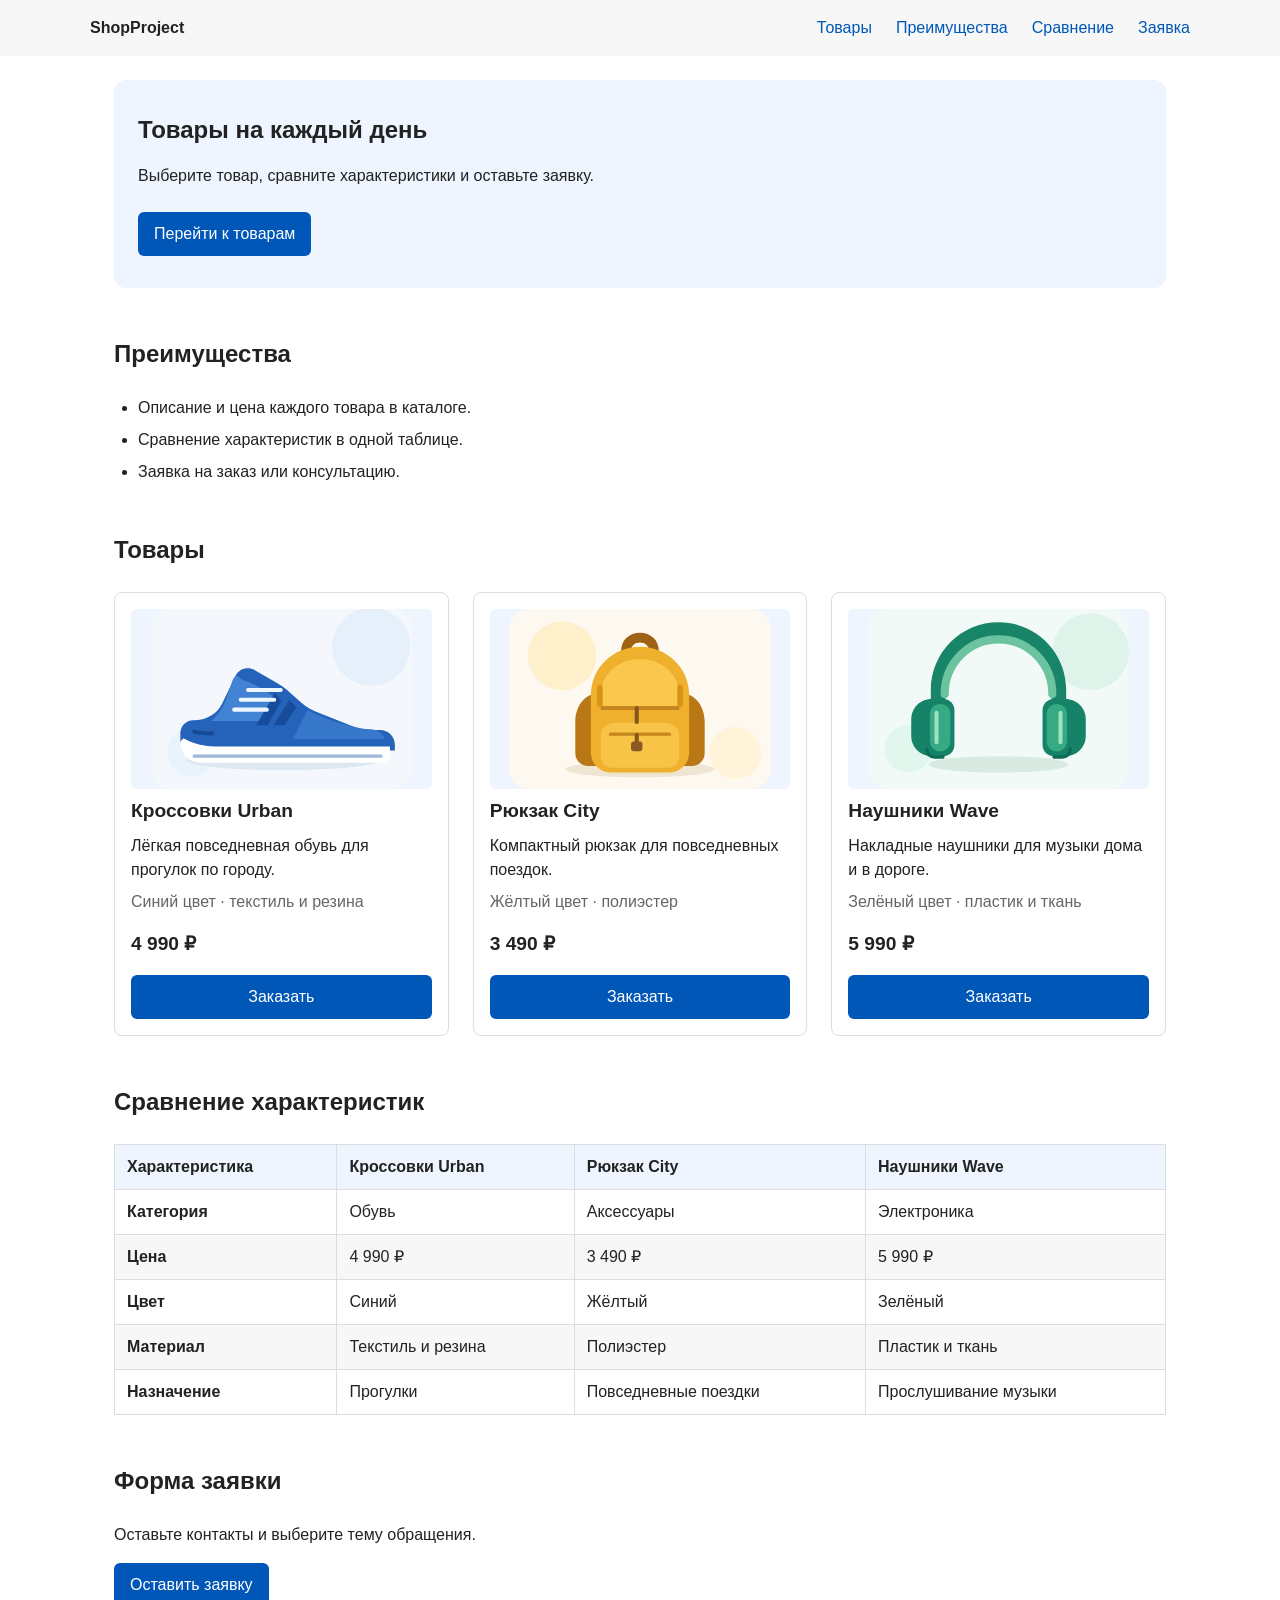
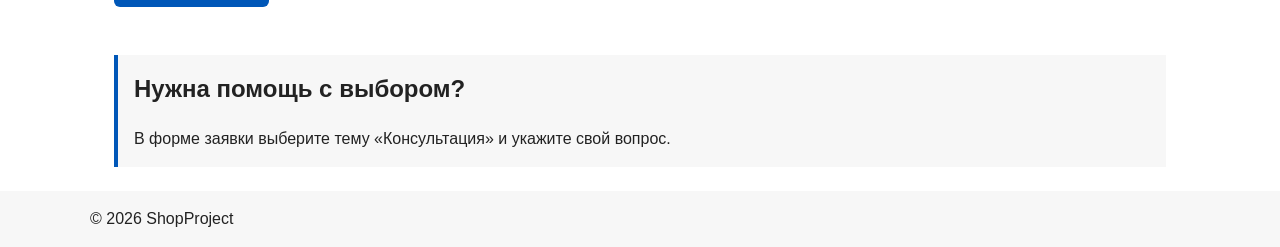
<file: index.html>
<!DOCTYPE html>
<html lang="ru">
<head>
  <meta charset="UTF-8">
  <meta name="viewport" content="width=device-width, initial-scale=1.0">
  <title>Каталог товаров — ShopProject</title>
  <link rel="stylesheet" href="css/style.css?v=20261005">
  <script src="js/main.js?v=20261005" defer></script>
</head>
<body>
  <header>
    <div class="site-header">
      <a class="site-logo" href="index.html">ShopProject</a>
      <nav class="site-nav" aria-label="Основная навигация">
        <ul class="site-nav__list">
          <li><a href="#popular">Товары</a></li>
          <li><a href="#advantages">Преимущества</a></li>
          <li><a href="#comparison">Сравнение</a></li>
          <li><a href="#request">Заявка</a></li>
        </ul>
      </nav>
    </div>
  </header>

  <main>
    <section class="hero">
      <h1>Товары на каждый день</h1>
      <p>Выберите товар, сравните характеристики и оставьте заявку.</p>
      <a class="button" href="#popular">Перейти к товарам</a>
    </section>

    <section class="section" id="advantages">
      <h2>Преимущества</h2>
      <ul class="advantages-list">
        <li>Описание и цена каждого товара в каталоге.</li>
        <li>Сравнение характеристик в одной таблице.</li>
        <li>Заявка на заказ или консультацию.</li>
      </ul>
    </section>

    <section class="section" id="popular">
      <h2>Товары</h2>
      <div class="products-grid">
        <article class="product-card">
          <div class="product-card__media">
            <img src="images/sneaker.svg" alt="Синие кроссовки Urban" width="320" height="220">
          </div>
          <h3 class="product-card__title">Кроссовки Urban</h3>
          <p class="product-card__description">Лёгкая повседневная обувь для прогулок по городу.</p>
          <p class="product-card__details">Синий цвет · текстиль и резина</p>
          <p class="product-card__price">4 990 ₽</p>
          <button class="button product-card__button" type="button" data-product="Кроссовки Urban">Заказать</button>
        </article>

        <article class="product-card">
          <div class="product-card__media">
            <img src="images/backpack.svg" alt="Жёлтый рюкзак City" width="320" height="220">
          </div>
          <h3 class="product-card__title">Рюкзак City</h3>
          <p class="product-card__description">Компактный рюкзак для повседневных поездок.</p>
          <p class="product-card__details">Жёлтый цвет · полиэстер</p>
          <p class="product-card__price">3 490 ₽</p>
          <button class="button product-card__button" type="button" data-product="Рюкзак City">Заказать</button>
        </article>

        <article class="product-card">
          <div class="product-card__media">
            <img src="images/headphones.svg" alt="Зелёные наушники Wave" width="320" height="220">
          </div>
          <h3 class="product-card__title">Наушники Wave</h3>
          <p class="product-card__description">Накладные наушники для музыки дома и в дороге.</p>
          <p class="product-card__details">Зелёный цвет · пластик и ткань</p>
          <p class="product-card__price">5 990 ₽</p>
          <button class="button product-card__button" type="button" data-product="Наушники Wave">Заказать</button>
        </article>
      </div>
    </section>

    <section class="section" id="comparison">
      <h2>Сравнение характеристик</h2>
      <div class="comparison-scroll" role="region" aria-label="Таблица сравнения товаров" tabindex="0">
        <table class="comparison-table">
          <thead>
            <tr>
              <th scope="col">Характеристика</th>
              <th scope="col">Кроссовки Urban</th>
              <th scope="col">Рюкзак City</th>
              <th scope="col">Наушники Wave</th>
            </tr>
          </thead>
          <tbody>
            <tr>
              <th scope="row">Категория</th>
              <td>Обувь</td>
              <td>Аксессуары</td>
              <td>Электроника</td>
            </tr>
            <tr>
              <th scope="row">Цена</th>
              <td>4 990 ₽</td>
              <td>3 490 ₽</td>
              <td>5 990 ₽</td>
            </tr>
            <tr>
              <th scope="row">Цвет</th>
              <td>Синий</td>
              <td>Жёлтый</td>
              <td>Зелёный</td>
            </tr>
            <tr>
              <th scope="row">Материал</th>
              <td>Текстиль и резина</td>
              <td>Полиэстер</td>
              <td>Пластик и ткань</td>
            </tr>
            <tr>
              <th scope="row">Назначение</th>
              <td>Прогулки</td>
              <td>Повседневные поездки</td>
              <td>Прослушивание музыки</td>
            </tr>
          </tbody>
        </table>
      </div>
    </section>

    <section class="section" id="request">
      <h2>Форма заявки</h2>
      <p>Оставьте контакты и выберите тему обращения.</p>
      <button class="button" id="open-order-dialog" type="button">Оставить заявку</button>
      <p class="success-message" id="success-message" role="status" hidden>Форма успешно отправлена!</p>
    </section>

    <aside class="aside-info">
      <h2>Нужна помощь с выбором?</h2>
      <p>В форме заявки выберите тему «Консультация» и укажите свой вопрос.</p>
    </aside>
  </main>

  <footer id="contacts">
    <p>&copy; 2026 ShopProject</p>
  </footer>

  <dialog class="order-dialog" id="order-dialog" aria-labelledby="order-dialog-title">
    <h2 id="order-dialog-title">Оформление заявки</h2>
    <p>Товар: <strong id="order-product-name">Не выбран</strong></p>
    <form class="order-form" id="order-form" action="#" method="post" novalidate>
      <input id="selected-product" name="selected-product" type="hidden">
      <div class="form-field">
        <label for="order-name">Имя</label>
        <input id="order-name" name="name" type="text" placeholder="Введите ваше имя" minlength="2" autocomplete="given-name" required>
      </div>
      <div class="form-field">
        <label for="order-email">E-mail</label>
        <input id="order-email" name="email" type="email" placeholder="example@mail.ru" autocomplete="email" required>
      </div>
      <div class="form-field">
        <label for="order-phone">Телефон</label>
        <input id="order-phone" name="phone" type="tel" inputmode="tel" placeholder="+7 (900) 000-00-00" pattern="^\+7 \(\d{3}\) \d{3}-\d{2}-\d{2}$" autocomplete="tel" aria-describedby="phone-hint" required>
        <small id="phone-hint">Формат: +7 (900) 000-00-00</small>
      </div>
      <div class="form-field">
        <label for="order-date">Дата связи</label>
        <input id="order-date" name="date" type="date">
      </div>
      <div class="form-field">
        <label for="order-topic">Тема заявки</label>
        <select id="order-topic" name="topic" required>
          <option value="">Выберите тему</option>
          <option value="product">Заказ товара</option>
          <option value="consultation">Консультация</option>
          <option value="delivery">Доставка</option>
        </select>
      </div>
      <div class="form-field">
        <label for="order-comment">Комментарий</label>
        <textarea id="order-comment" name="comment" rows="4" placeholder="Укажите дополнительную информацию"></textarea>
      </div>
      <div class="form-field form-field--checkbox">
        <input id="order-agreement" name="agreement" type="checkbox" required>
        <label for="order-agreement">Я согласен на обработку данных</label>
      </div>
      <div class="form-actions">
        <button class="button button--secondary" id="close-order-dialog" type="button">Закрыть</button>
        <button class="button" type="submit">Отправить заявку</button>
      </div>
    </form>
  </dialog>
</body>
</html>
</file>
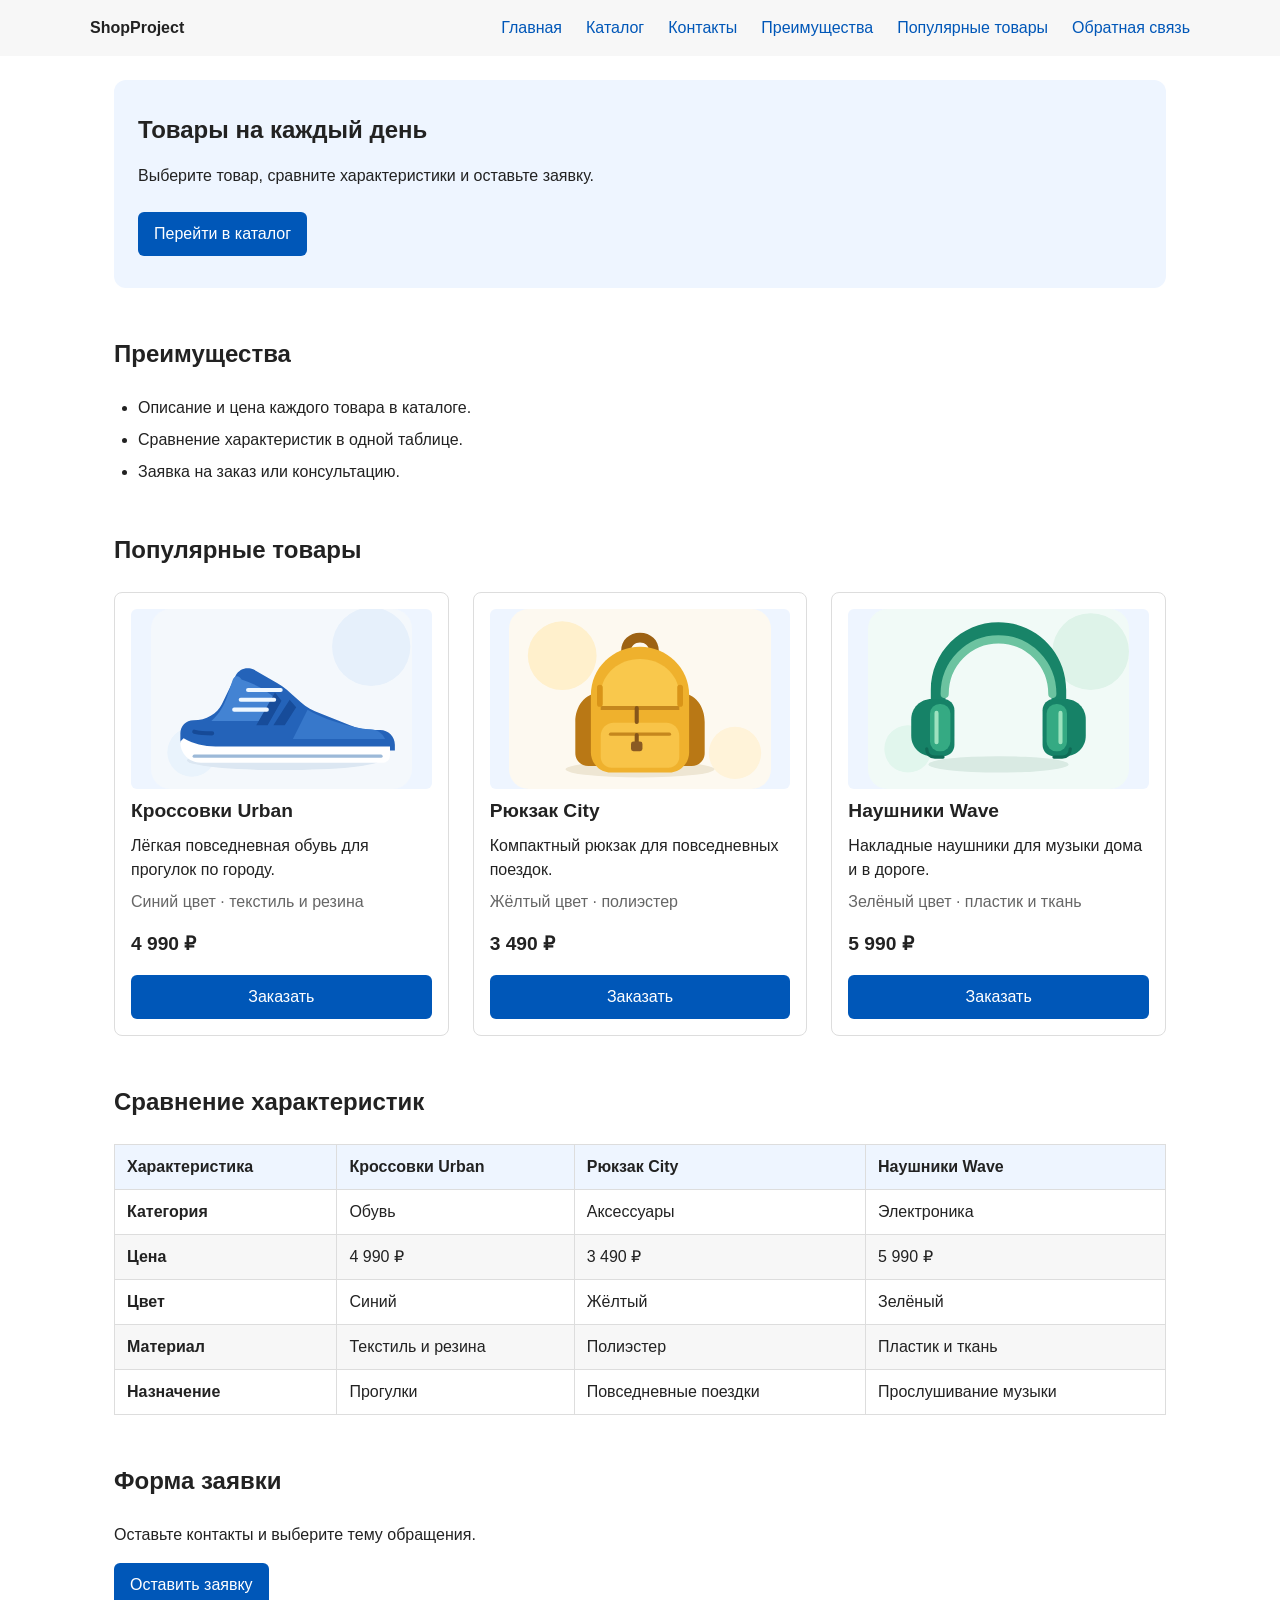
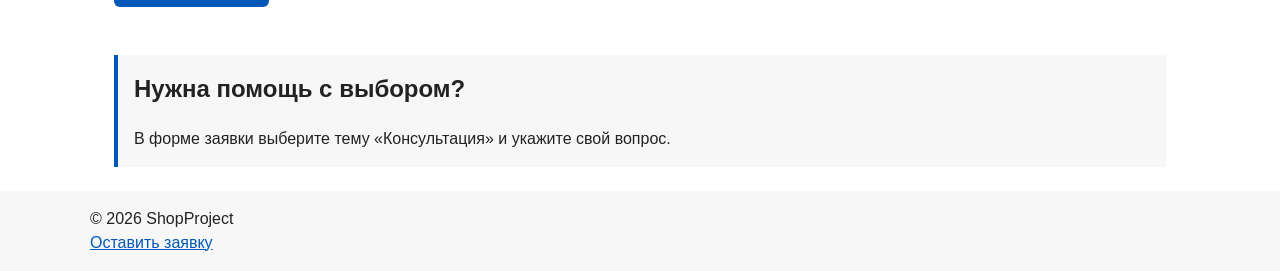
<file: practice-5/index.html>
<!DOCTYPE html>
<html lang="ru">
<head>
  <meta charset="UTF-8">
  <meta name="viewport" content="width=device-width, initial-scale=1.0">
  <title>Главная — ShopProject</title>
  <meta name="description" content="Товары на каждый день: преимущества ShopProject, популярные товары и форма заявки.">
  <link rel="stylesheet" href="css/style.css">
  <script src="js/main.js" defer></script>
</head>
<body>
  <header>
    <div class="site-header">
      <a class="site-logo" href="index.html">ShopProject</a>
      <nav class="site-nav" aria-label="Основная навигация">
        <ul class="site-nav__list">
          <li><a href="index.html">Главная</a></li>
          <li><a href="catalog.html">Каталог</a></li>
          <li><a href="contacts.html">Контакты</a></li>
          <li><a href="index.html#advantages">Преимущества</a></li>
          <li><a href="index.html#popular">Популярные товары</a></li>
          <li><a href="index.html#contacts">Обратная связь</a></li>
        </ul>
      </nav>
    </div>
  </header>

  <main>
    <section class="hero">
      <h1>Товары на каждый день</h1>
      <p>Выберите товар, сравните характеристики и оставьте заявку.</p>
      <a class="button" href="catalog.html">Перейти в каталог</a>
    </section>

    <section class="section" id="advantages">
      <h2>Преимущества</h2>
      <ul class="advantages-list">
        <li>Описание и цена каждого товара в каталоге.</li>
        <li>Сравнение характеристик в одной таблице.</li>
        <li>Заявка на заказ или консультацию.</li>
      </ul>
    </section>

    <section class="section" id="popular">
      <h2>Популярные товары</h2>
      <div class="products-grid">
        <article class="product-card">
          <div class="product-card__media">
            <img src="../images/sneaker.svg" alt="Синие кроссовки Urban" width="320" height="220">
          </div>
          <h3 class="product-card__title">Кроссовки Urban</h3>
          <p class="product-card__description">Лёгкая повседневная обувь для прогулок по городу.</p>
          <p class="product-card__details">Синий цвет · текстиль и резина</p>
          <p class="product-card__price">4 990 ₽</p>
          <button class="button product-card__button" type="button" data-product="Кроссовки Urban">Заказать</button>
        </article>

        <article class="product-card">
          <div class="product-card__media">
            <img src="../images/backpack.svg" alt="Жёлтый рюкзак City" width="320" height="220">
          </div>
          <h3 class="product-card__title">Рюкзак City</h3>
          <p class="product-card__description">Компактный рюкзак для повседневных поездок.</p>
          <p class="product-card__details">Жёлтый цвет · полиэстер</p>
          <p class="product-card__price">3 490 ₽</p>
          <button class="button product-card__button" type="button" data-product="Рюкзак City">Заказать</button>
        </article>

        <article class="product-card">
          <div class="product-card__media">
            <img src="../images/headphones.svg" alt="Зелёные наушники Wave" width="320" height="220">
          </div>
          <h3 class="product-card__title">Наушники Wave</h3>
          <p class="product-card__description">Накладные наушники для музыки дома и в дороге.</p>
          <p class="product-card__details">Зелёный цвет · пластик и ткань</p>
          <p class="product-card__price">5 990 ₽</p>
          <button class="button product-card__button" type="button" data-product="Наушники Wave">Заказать</button>
        </article>
      </div>
    </section>

    <section class="section" id="comparison">
      <h2>Сравнение характеристик</h2>
      <div class="comparison-scroll" role="region" aria-label="Таблица сравнения товаров" tabindex="0">
        <table class="comparison-table">
          <thead>
            <tr>
              <th scope="col">Характеристика</th>
              <th scope="col">Кроссовки Urban</th>
              <th scope="col">Рюкзак City</th>
              <th scope="col">Наушники Wave</th>
            </tr>
          </thead>
          <tbody>
            <tr>
              <th scope="row">Категория</th>
              <td>Обувь</td>
              <td>Аксессуары</td>
              <td>Электроника</td>
            </tr>
            <tr>
              <th scope="row">Цена</th>
              <td>4 990 ₽</td>
              <td>3 490 ₽</td>
              <td>5 990 ₽</td>
            </tr>
            <tr>
              <th scope="row">Цвет</th>
              <td>Синий</td>
              <td>Жёлтый</td>
              <td>Зелёный</td>
            </tr>
            <tr>
              <th scope="row">Материал</th>
              <td>Текстиль и резина</td>
              <td>Полиэстер</td>
              <td>Пластик и ткань</td>
            </tr>
            <tr>
              <th scope="row">Назначение</th>
              <td>Прогулки</td>
              <td>Повседневные поездки</td>
              <td>Прослушивание музыки</td>
            </tr>
          </tbody>
        </table>
      </div>
    </section>

    <section class="section" id="request">
      <h2>Форма заявки</h2>
      <p>Оставьте контакты и выберите тему обращения.</p>
      <button class="button" id="open-order-dialog" type="button">Оставить заявку</button>
      <p class="success-message" id="success-message" role="status" hidden>Форма успешно отправлена!</p>
    </section>

    <aside class="aside-info">
      <h2>Нужна помощь с выбором?</h2>
      <p>В форме заявки выберите тему «Консультация» и укажите свой вопрос.</p>
    </aside>
  </main>

  <footer id="contacts">
    <p>&copy; 2026 ShopProject</p>
    <p><a href="index.html#request">Оставить заявку</a></p>
  </footer>

  <dialog class="order-dialog" id="order-dialog" aria-labelledby="order-dialog-title">
    <h2 id="order-dialog-title">Оформление заявки</h2>
    <p>Товар: <strong id="order-product-name">Не выбран</strong></p>
    <form class="order-form" id="order-form" action="#" method="post" novalidate>
      <input id="selected-product" name="selected-product" type="hidden">
      <div class="form-field">
        <label for="order-name">Имя</label>
        <input id="order-name" name="name" type="text" placeholder="Введите ваше имя" minlength="2" autocomplete="given-name" required>
      </div>
      <div class="form-field">
        <label for="order-email">E-mail</label>
        <input id="order-email" name="email" type="email" placeholder="example@mail.ru" autocomplete="email" required>
      </div>
      <div class="form-field">
        <label for="order-phone">Телефон</label>
        <input id="order-phone" name="phone" type="tel" inputmode="tel" placeholder="+7 (900) 000-00-00" pattern="^\+7 \(\d{3}\) \d{3}-\d{2}-\d{2}$" autocomplete="tel" aria-describedby="phone-hint" required>
        <small id="phone-hint">Формат: +7 (900) 000-00-00</small>
      </div>
      <div class="form-field">
        <label for="order-date">Дата связи</label>
        <input id="order-date" name="date" type="date">
      </div>
      <div class="form-field">
        <label for="order-topic">Тема заявки</label>
        <select id="order-topic" name="topic" required>
          <option value="">Выберите тему</option>
          <option value="product">Заказ товара</option>
          <option value="consultation">Консультация</option>
          <option value="delivery">Доставка</option>
        </select>
      </div>
      <div class="form-field">
        <label for="order-comment">Комментарий</label>
        <textarea id="order-comment" name="comment" rows="4" placeholder="Укажите дополнительную информацию"></textarea>
      </div>
      <div class="form-field form-field--checkbox">
        <input id="order-agreement" name="agreement" type="checkbox" required>
        <label for="order-agreement">Я согласен на обработку данных</label>
      </div>
      <div class="form-actions">
        <button class="button button--secondary" id="close-order-dialog" type="button">Закрыть</button>
        <button class="button" type="submit">Отправить заявку</button>
      </div>
    </form>
  </dialog>
</body>
</html>
</file>
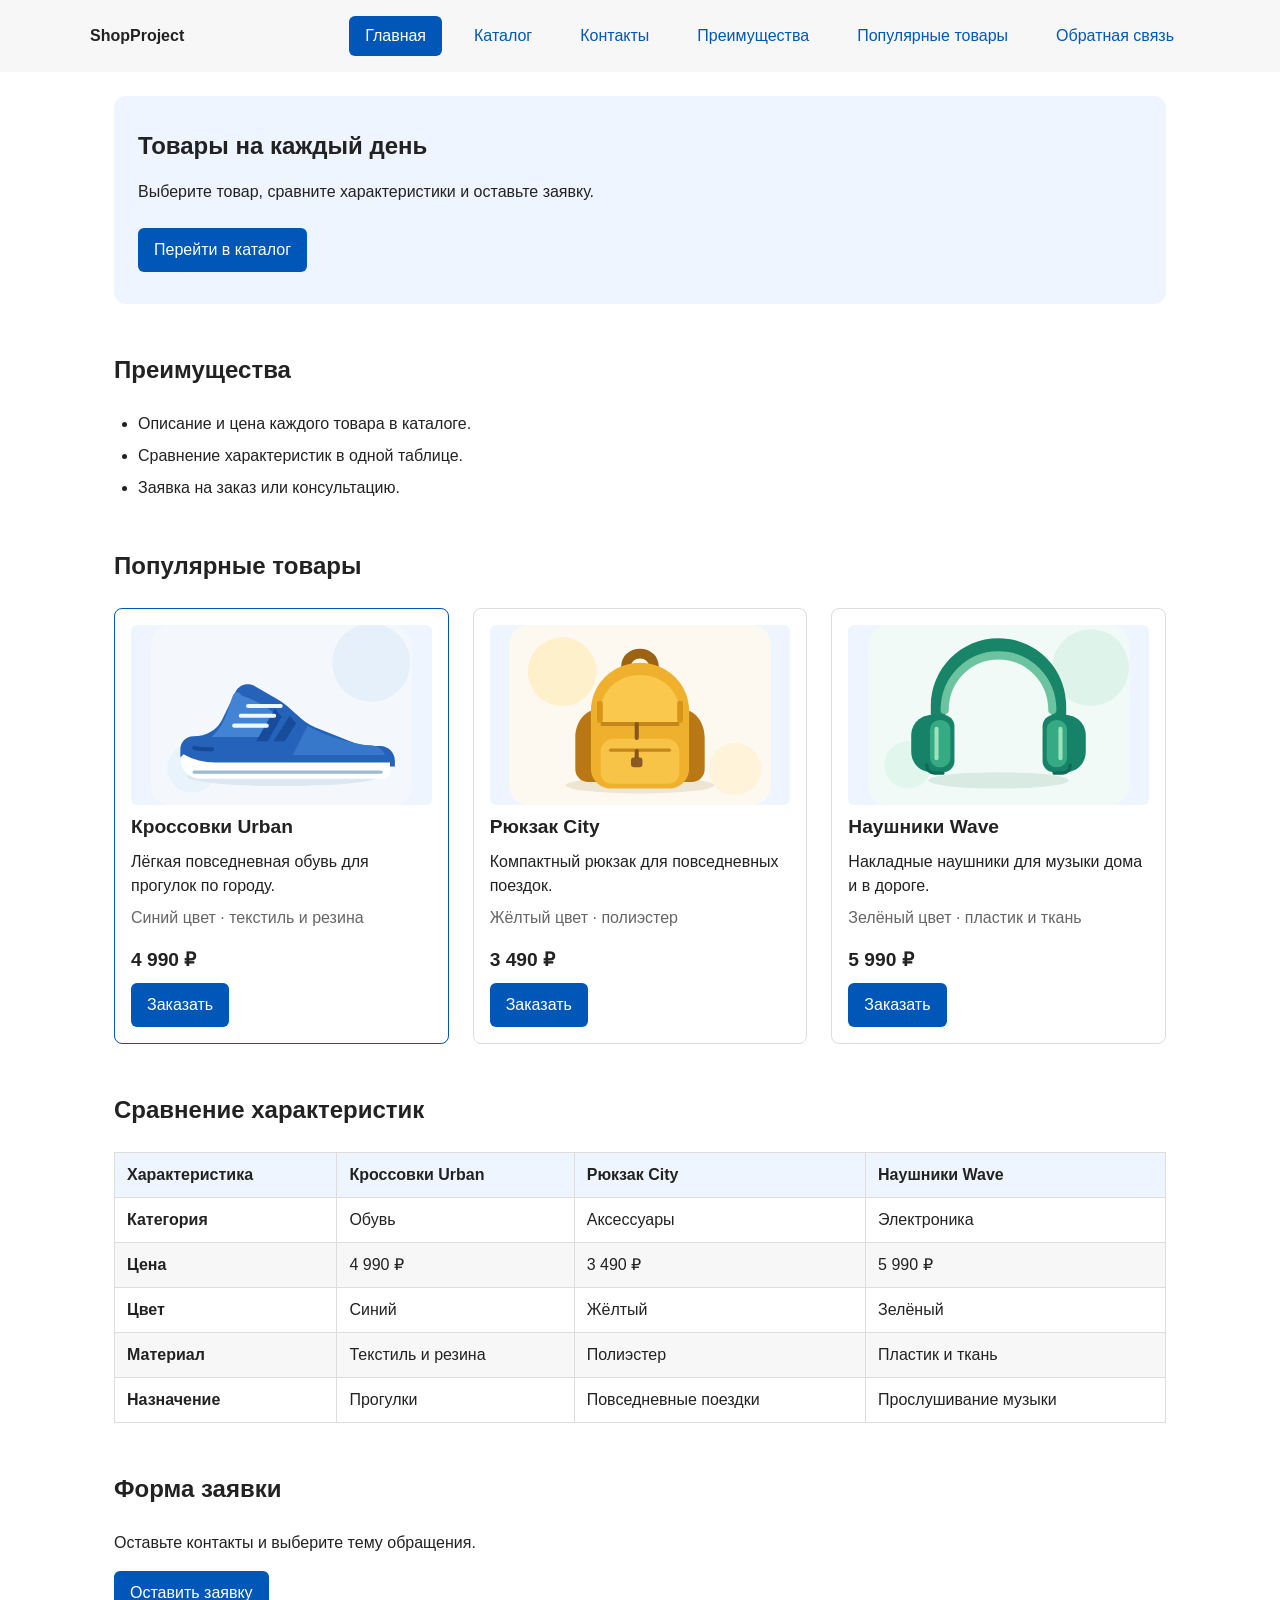
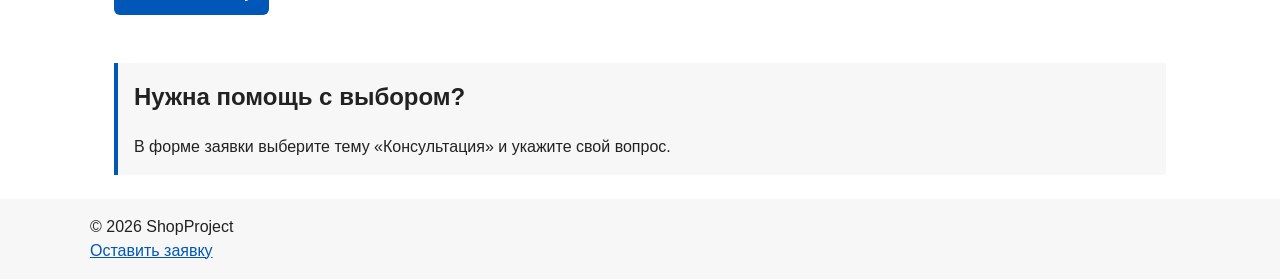
<file: practice-7/index.html>
<!DOCTYPE html>
<html lang="ru">
<head>
  <meta charset="UTF-8">
  <meta name="viewport" content="width=device-width, initial-scale=1.0">
  <title>Главная — ShopProject</title>
  <meta name="description" content="Товары на каждый день: преимущества ShopProject, популярные товары и форма заявки.">
  <link rel="stylesheet" href="css/style.css">
  <script src="js/main.js" defer></script>
</head>
<body class="page">
  <header class="site-header">
    <div class="site-header__inner">
      <a class="site-header__logo" href="index.html">ShopProject</a>
      <nav class="site-nav" aria-label="Основная навигация">
        <ul class="site-nav__list">
          <li class="site-nav__item"><a class="site-nav__link site-nav__link--active" href="index.html" aria-current="page">Главная</a></li>
          <li class="site-nav__item"><a class="site-nav__link" href="catalog.html">Каталог</a></li>
          <li class="site-nav__item"><a class="site-nav__link" href="contacts.html">Контакты</a></li>
          <li class="site-nav__item"><a class="site-nav__link" href="index.html#advantages">Преимущества</a></li>
          <li class="site-nav__item"><a class="site-nav__link" href="index.html#popular">Популярные товары</a></li>
          <li class="site-nav__item"><a class="site-nav__link" href="index.html#contacts">Обратная связь</a></li>
        </ul>
      </nav>
    </div>
  </header>

  <main class="page__main">
    <section class="hero">
      <h1 class="hero__title">Товары на каждый день</h1>
      <p class="hero__description">Выберите товар, сравните характеристики и оставьте заявку.</p>
      <a class="button button--primary" href="catalog.html">Перейти в каталог</a>
    </section>

    <section class="section" id="advantages">
      <h2 class="section__title">Преимущества</h2>
      <ul class="advantages-list">
        <li class="advantages-list__item">Описание и цена каждого товара в каталоге.</li>
        <li class="advantages-list__item">Сравнение характеристик в одной таблице.</li>
        <li class="advantages-list__item">Заявка на заказ или консультацию.</li>
      </ul>
    </section>

    <section class="section" id="popular">
      <h2 class="section__title">Популярные товары</h2>
      <div class="products-grid">
        <article class="product-card product-card--featured">
          <div class="product-card__media">
            <img class="product-card__image" src="../images/sneaker.svg" alt="Синие кроссовки Urban" width="320" height="220">
          </div>
          <h3 class="product-card__title">Кроссовки Urban</h3>
          <p class="product-card__description">Лёгкая повседневная обувь для прогулок по городу.</p>
          <p class="product-card__details">Синий цвет · текстиль и резина</p>
          <p class="product-card__price">4 990 ₽</p>
          <button class="button button--primary product-card__button" type="button" data-product="Кроссовки Urban">Заказать</button>
        </article>

        <article class="product-card">
          <div class="product-card__media">
            <img class="product-card__image" src="../images/backpack.svg" alt="Жёлтый рюкзак City" width="320" height="220">
          </div>
          <h3 class="product-card__title">Рюкзак City</h3>
          <p class="product-card__description">Компактный рюкзак для повседневных поездок.</p>
          <p class="product-card__details">Жёлтый цвет · полиэстер</p>
          <p class="product-card__price">3 490 ₽</p>
          <button class="button button--primary product-card__button" type="button" data-product="Рюкзак City">Заказать</button>
        </article>

        <article class="product-card">
          <div class="product-card__media">
            <img class="product-card__image" src="../images/headphones.svg" alt="Зелёные наушники Wave" width="320" height="220">
          </div>
          <h3 class="product-card__title">Наушники Wave</h3>
          <p class="product-card__description">Накладные наушники для музыки дома и в дороге.</p>
          <p class="product-card__details">Зелёный цвет · пластик и ткань</p>
          <p class="product-card__price">5 990 ₽</p>
          <button class="button button--primary product-card__button" type="button" data-product="Наушники Wave">Заказать</button>
        </article>
      </div>
    </section>

    <section class="section" id="comparison">
      <h2 class="section__title">Сравнение характеристик</h2>
      <div class="comparison" role="region" aria-label="Таблица сравнения товаров" tabindex="0">
        <table class="comparison-table">
          <thead class="comparison-table__head">
            <tr>
              <th class="comparison-table__cell" scope="col">Характеристика</th>
              <th class="comparison-table__cell" scope="col">Кроссовки Urban</th>
              <th class="comparison-table__cell" scope="col">Рюкзак City</th>
              <th class="comparison-table__cell" scope="col">Наушники Wave</th>
            </tr>
          </thead>
          <tbody>
            <tr class="comparison-table__row">
              <th class="comparison-table__cell" scope="row">Категория</th>
              <td class="comparison-table__cell">Обувь</td>
              <td class="comparison-table__cell">Аксессуары</td>
              <td class="comparison-table__cell">Электроника</td>
            </tr>
            <tr class="comparison-table__row">
              <th class="comparison-table__cell" scope="row">Цена</th>
              <td class="comparison-table__cell">4 990 ₽</td>
              <td class="comparison-table__cell">3 490 ₽</td>
              <td class="comparison-table__cell">5 990 ₽</td>
            </tr>
            <tr class="comparison-table__row">
              <th class="comparison-table__cell" scope="row">Цвет</th>
              <td class="comparison-table__cell">Синий</td>
              <td class="comparison-table__cell">Жёлтый</td>
              <td class="comparison-table__cell">Зелёный</td>
            </tr>
            <tr class="comparison-table__row">
              <th class="comparison-table__cell" scope="row">Материал</th>
              <td class="comparison-table__cell">Текстиль и резина</td>
              <td class="comparison-table__cell">Полиэстер</td>
              <td class="comparison-table__cell">Пластик и ткань</td>
            </tr>
            <tr class="comparison-table__row">
              <th class="comparison-table__cell" scope="row">Назначение</th>
              <td class="comparison-table__cell">Прогулки</td>
              <td class="comparison-table__cell">Повседневные поездки</td>
              <td class="comparison-table__cell">Прослушивание музыки</td>
            </tr>
          </tbody>
        </table>
      </div>
    </section>

    <section class="section" id="request">
      <h2 class="section__title">Форма заявки</h2>
      <p>Оставьте контакты и выберите тему обращения.</p>
      <button class="button button--primary" id="open-order-dialog" type="button">Оставить заявку</button>
      <p class="success-message" id="success-message" role="status" hidden>Форма успешно отправлена!</p>
    </section>

    <aside class="aside-info">
      <h2 class="aside-info__title">Нужна помощь с выбором?</h2>
      <p class="aside-info__text">В форме заявки выберите тему «Консультация» и укажите свой вопрос.</p>
    </aside>
  </main>

  <footer class="site-footer" id="contacts">
    <p class="site-footer__text">&copy; 2026 ShopProject</p>
    <p class="site-footer__text"><a class="site-footer__link" href="index.html#request">Оставить заявку</a></p>
  </footer>

  <dialog class="order-dialog" id="order-dialog" aria-labelledby="order-dialog-title">
    <h2 class="order-dialog__title" id="order-dialog-title">Оформление заявки</h2>
    <p class="order-dialog__description">Товар: <strong class="order-dialog__product" id="order-product-name">Не выбран</strong></p>
    <form class="order-form" id="order-form" action="#" method="post" novalidate>
      <input id="selected-product" name="selected-product" type="hidden">
      <div class="order-form__field">
        <label class="order-form__label" for="order-name">Имя</label>
        <input class="order-form__input" id="order-name" name="name" type="text" placeholder="Введите ваше имя" minlength="2" autocomplete="given-name" required>
      </div>
      <div class="order-form__field">
        <label class="order-form__label" for="order-email">E-mail</label>
        <input class="order-form__input" id="order-email" name="email" type="email" placeholder="example@mail.ru" autocomplete="email" required>
      </div>
      <div class="order-form__field">
        <label class="order-form__label" for="order-phone">Телефон</label>
        <input class="order-form__input" id="order-phone" name="phone" type="tel" inputmode="tel" placeholder="+7 (900) 000-00-00" pattern="^\+7 \(\d{3}\) \d{3}-\d{2}-\d{2}$" autocomplete="tel" aria-describedby="phone-hint" required>
        <small class="order-form__hint" id="phone-hint">Формат: +7 (900) 000-00-00</small>
      </div>
      <div class="order-form__field">
        <label class="order-form__label" for="order-date">Дата связи</label>
        <input class="order-form__input" id="order-date" name="date" type="date">
      </div>
      <div class="order-form__field">
        <label class="order-form__label" for="order-topic">Тема заявки</label>
        <select class="order-form__select" id="order-topic" name="topic" required>
          <option value="">Выберите тему</option>
          <option value="product">Заказ товара</option>
          <option value="consultation">Консультация</option>
          <option value="delivery">Доставка</option>
        </select>
      </div>
      <div class="order-form__field">
        <label class="order-form__label" for="order-comment">Комментарий</label>
        <textarea class="order-form__textarea" id="order-comment" name="comment" rows="4" placeholder="Укажите дополнительную информацию"></textarea>
      </div>
      <div class="order-form__field order-form__field--checkbox">
        <input class="order-form__checkbox" id="order-agreement" name="agreement" type="checkbox" required>
        <label class="order-form__label order-form__label--checkbox" for="order-agreement">Я согласен на обработку данных</label>
      </div>
      <div class="order-form__actions">
        <button class="button button--secondary" id="close-order-dialog" type="button">Закрыть</button>
        <button class="button button--primary" type="submit">Отправить заявку</button>
      </div>
    </form>
  </dialog>
</body>
</html>
</file>
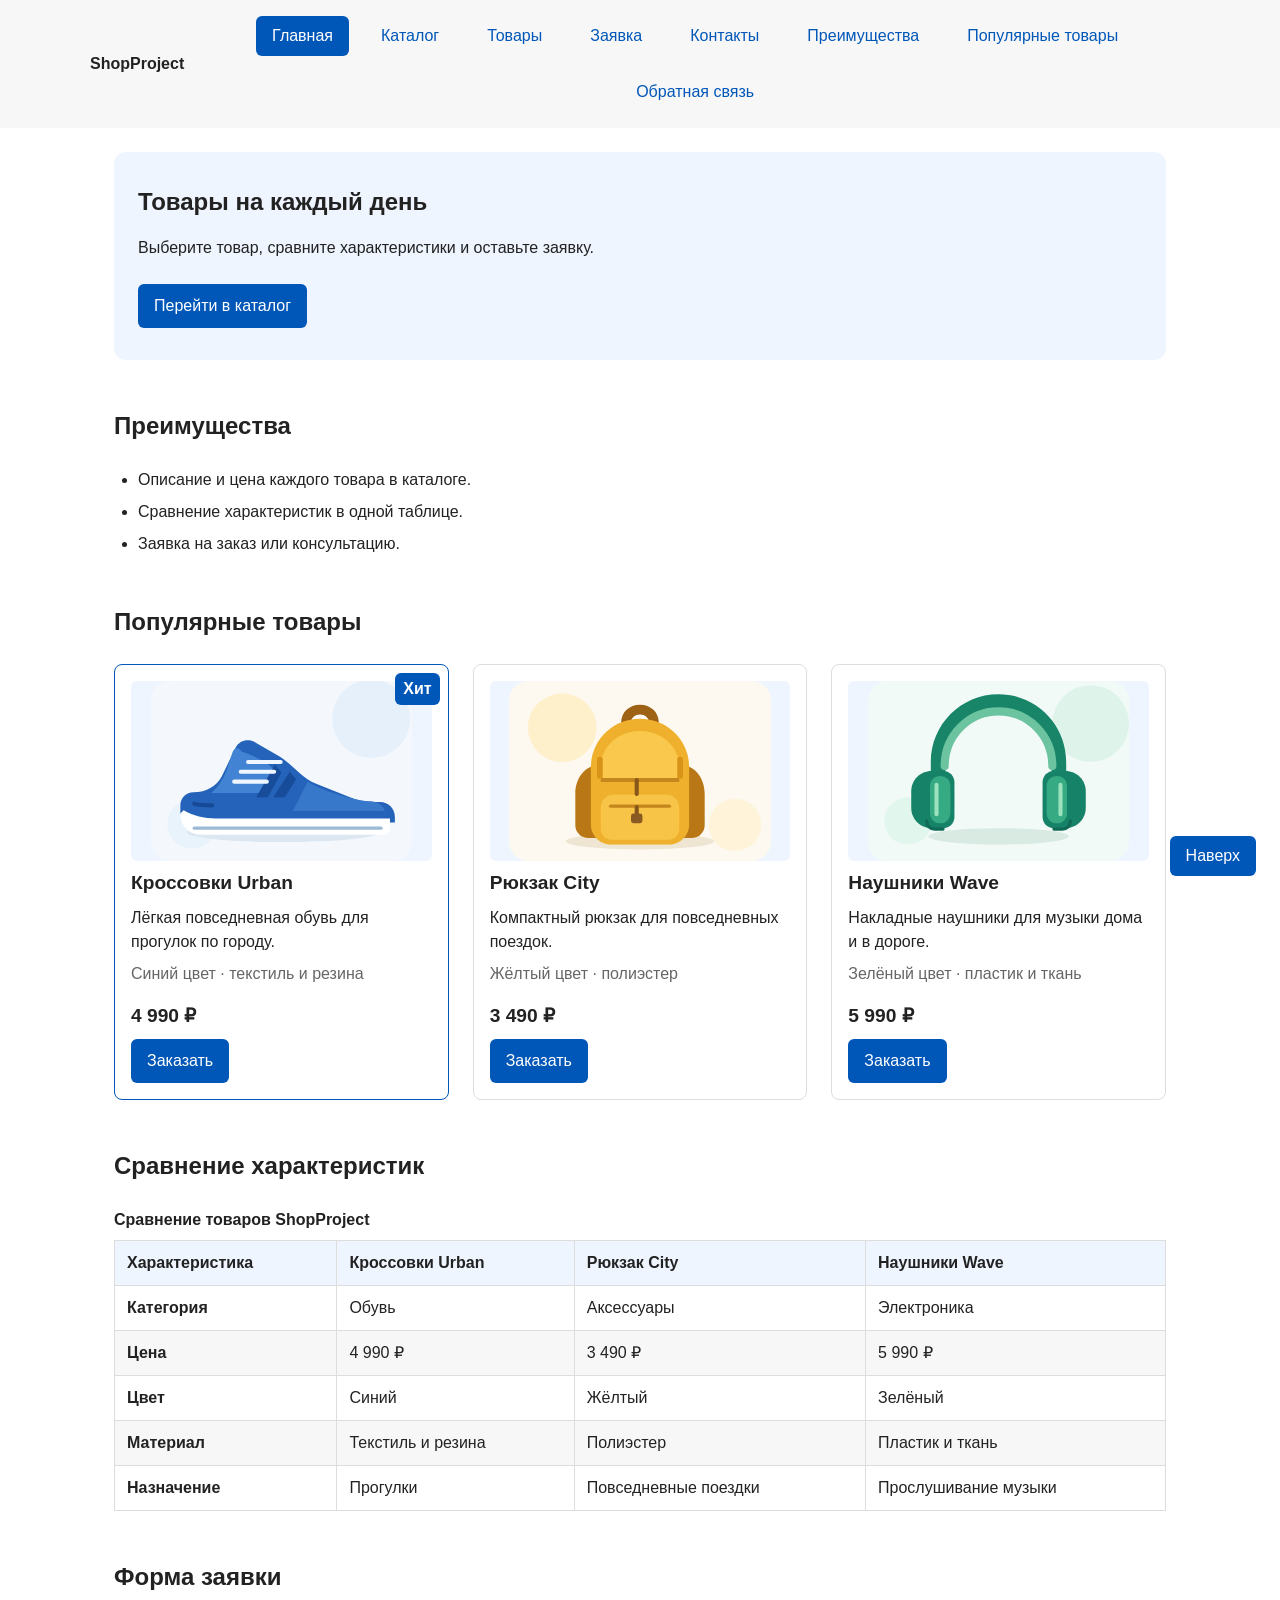
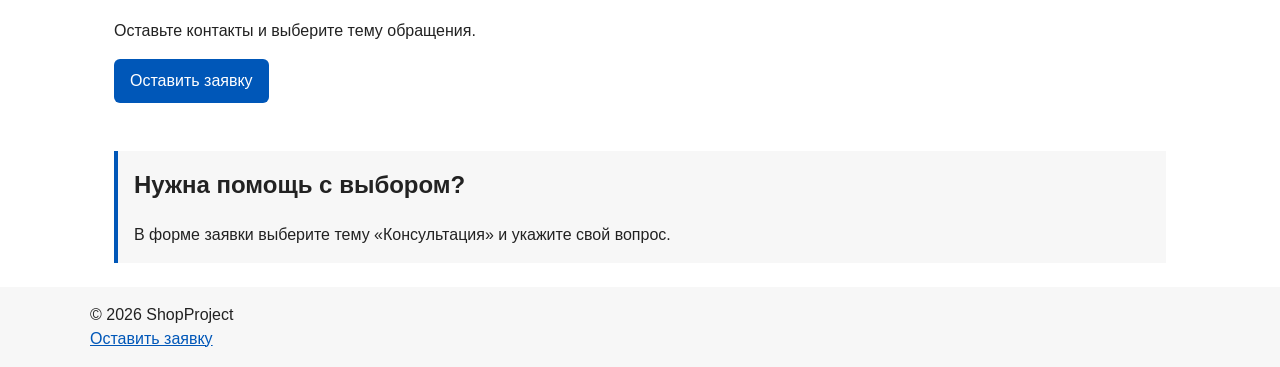
<file: practice-8/index.html>
<!DOCTYPE html>
<html lang="ru">
<head>
  <meta charset="UTF-8">
  <meta name="viewport" content="width=device-width, initial-scale=1.0">
  <title>Главная — ShopProject</title>
  <meta name="description" content="Товары на каждый день: преимущества ShopProject, популярные товары и форма заявки.">
  <link rel="stylesheet" href="css/style.css">
  <script src="js/main.js" defer></script>
</head>
<body class="page" id="top">
  <header class="site-header">
    <div class="site-header__inner">
      <a class="site-header__logo" href="index.html">ShopProject</a>
      <nav class="site-nav" aria-label="Основная навигация">
        <ul class="site-nav__list">
          <li class="site-nav__item"><a class="site-nav__link site-nav__link--active" href="index.html" aria-current="page">Главная</a></li>
          <li class="site-nav__item"><a class="site-nav__link" href="catalog.html">Каталог</a></li>
          <li class="site-nav__item"><a class="site-nav__link" href="product.html">Товары</a></li>
          <li class="site-nav__item"><a class="site-nav__link" href="order.html">Заявка</a></li>
          <li class="site-nav__item"><a class="site-nav__link" href="contacts.html">Контакты</a></li>
          <li class="site-nav__item"><a class="site-nav__link" href="index.html#advantages">Преимущества</a></li>
          <li class="site-nav__item"><a class="site-nav__link" href="index.html#popular">Популярные товары</a></li>
          <li class="site-nav__item"><a class="site-nav__link" href="index.html#contacts">Обратная связь</a></li>
        </ul>
      </nav>
    </div>
  </header>

  <main class="page__main">
    <section class="hero">
      <h1 class="hero__title">Товары на каждый день</h1>
      <p class="hero__description">Выберите товар, сравните характеристики и оставьте заявку.</p>
      <a class="button button--primary" href="catalog.html">Перейти в каталог</a>
    </section>

    <section class="section" id="advantages">
      <h2 class="section__title">Преимущества</h2>
      <ul class="advantages-list">
        <li class="advantages-list__item">Описание и цена каждого товара в каталоге.</li>
        <li class="advantages-list__item">Сравнение характеристик в одной таблице.</li>
        <li class="advantages-list__item">Заявка на заказ или консультацию.</li>
      </ul>
    </section>

    <section class="section" id="popular">
      <h2 class="section__title">Популярные товары</h2>
      <div class="products-grid">
        <article class="product-card product-card--featured">
          <span class="product-card__badge">Хит</span>
          <div class="product-card__media">
            <img class="product-card__image" src="../images/sneaker.svg" alt="Синие кроссовки Urban" width="320" height="220">
          </div>
          <h3 class="product-card__title">Кроссовки Urban</h3>
          <p class="product-card__description">Лёгкая повседневная обувь для прогулок по городу.</p>
          <p class="product-card__details">Синий цвет · текстиль и резина</p>
          <p class="product-card__price">4 990 ₽</p>
          <button class="button button--primary product-card__button" type="button" data-product="Кроссовки Urban">Заказать</button>
        </article>

        <article class="product-card">
          <div class="product-card__media">
            <img class="product-card__image" src="../images/backpack.svg" alt="Жёлтый рюкзак City" width="320" height="220">
          </div>
          <h3 class="product-card__title">Рюкзак City</h3>
          <p class="product-card__description">Компактный рюкзак для повседневных поездок.</p>
          <p class="product-card__details">Жёлтый цвет · полиэстер</p>
          <p class="product-card__price">3 490 ₽</p>
          <button class="button button--primary product-card__button" type="button" data-product="Рюкзак City">Заказать</button>
        </article>

        <article class="product-card">
          <div class="product-card__media">
            <img class="product-card__image" src="../images/headphones.svg" alt="Зелёные наушники Wave" width="320" height="220">
          </div>
          <h3 class="product-card__title">Наушники Wave</h3>
          <p class="product-card__description">Накладные наушники для музыки дома и в дороге.</p>
          <p class="product-card__details">Зелёный цвет · пластик и ткань</p>
          <p class="product-card__price">5 990 ₽</p>
          <button class="button button--primary product-card__button" type="button" data-product="Наушники Wave">Заказать</button>
        </article>
      </div>
    </section>

    <section class="section" id="comparison">
      <h2 class="section__title">Сравнение характеристик</h2>
      <div class="comparison" role="region" aria-label="Таблица сравнения товаров" tabindex="0">
        <table class="comparison-table">
          <caption class="comparison-table__caption">Сравнение товаров ShopProject</caption>
          <thead class="comparison-table__head">
            <tr>
              <th class="comparison-table__cell" scope="col">Характеристика</th>
              <th class="comparison-table__cell" scope="col">Кроссовки Urban</th>
              <th class="comparison-table__cell" scope="col">Рюкзак City</th>
              <th class="comparison-table__cell" scope="col">Наушники Wave</th>
            </tr>
          </thead>
          <tbody>
            <tr class="comparison-table__row">
              <th class="comparison-table__cell" scope="row">Категория</th>
              <td class="comparison-table__cell">Обувь</td>
              <td class="comparison-table__cell">Аксессуары</td>
              <td class="comparison-table__cell">Электроника</td>
            </tr>
            <tr class="comparison-table__row">
              <th class="comparison-table__cell" scope="row">Цена</th>
              <td class="comparison-table__cell">4 990 ₽</td>
              <td class="comparison-table__cell">3 490 ₽</td>
              <td class="comparison-table__cell">5 990 ₽</td>
            </tr>
            <tr class="comparison-table__row">
              <th class="comparison-table__cell" scope="row">Цвет</th>
              <td class="comparison-table__cell">Синий</td>
              <td class="comparison-table__cell">Жёлтый</td>
              <td class="comparison-table__cell">Зелёный</td>
            </tr>
            <tr class="comparison-table__row">
              <th class="comparison-table__cell" scope="row">Материал</th>
              <td class="comparison-table__cell">Текстиль и резина</td>
              <td class="comparison-table__cell">Полиэстер</td>
              <td class="comparison-table__cell">Пластик и ткань</td>
            </tr>
            <tr class="comparison-table__row">
              <th class="comparison-table__cell" scope="row">Назначение</th>
              <td class="comparison-table__cell">Прогулки</td>
              <td class="comparison-table__cell">Повседневные поездки</td>
              <td class="comparison-table__cell">Прослушивание музыки</td>
            </tr>
          </tbody>
        </table>
      </div>
    </section>

    <section class="section" id="request">
      <h2 class="section__title">Форма заявки</h2>
      <p>Оставьте контакты и выберите тему обращения.</p>
      <button class="button button--primary" id="open-order-dialog" type="button">Оставить заявку</button>
      <p class="success-message" id="success-message" role="status" hidden>Форма заполнена без ошибок!</p>
    </section>

    <aside class="aside-info">
      <h2 class="aside-info__title">Нужна помощь с выбором?</h2>
      <p class="aside-info__text">В форме заявки выберите тему «Консультация» и укажите свой вопрос.</p>
    </aside>
  </main>

  <footer class="site-footer" id="contacts">
    <p class="site-footer__text">&copy; 2026 ShopProject</p>
    <p class="site-footer__text"><a class="site-footer__link" href="order.html">Оставить заявку</a></p>
  </footer>

  <dialog class="order-dialog" id="order-dialog" aria-labelledby="order-dialog-title">
    <h2 class="order-dialog__title" id="order-dialog-title">Оформление заявки</h2>
    <p class="order-dialog__description">Товар: <strong class="order-dialog__product" id="order-product-name">Не выбран</strong></p>
    <form class="order-form" id="order-form" action="#" method="post" novalidate>
      <input id="selected-product" name="selected-product" type="hidden">
      <div class="order-form__field">
        <label class="order-form__label" for="order-name">Имя</label>
        <input class="order-form__input" id="order-name" name="name" type="text" placeholder="Введите ваше имя" minlength="2" autocomplete="given-name" required>
      </div>
      <div class="order-form__field">
        <label class="order-form__label" for="order-email">E-mail</label>
        <input class="order-form__input" id="order-email" name="email" type="email" placeholder="example@mail.ru" autocomplete="email" required>
      </div>
      <div class="order-form__field">
        <label class="order-form__label" for="order-phone">Телефон</label>
        <input class="order-form__input" id="order-phone" name="phone" type="tel" inputmode="tel" placeholder="+7 (900) 000-00-00" pattern="^\+7 \(\d{3}\) \d{3}-\d{2}-\d{2}$" autocomplete="tel" aria-describedby="phone-hint" required>
        <small class="order-form__hint" id="phone-hint">Формат: +7 (900) 000-00-00</small>
      </div>
      <div class="order-form__field">
        <label class="order-form__label" for="order-date">Дата связи</label>
        <input class="order-form__input" id="order-date" name="date" type="date">
      </div>
      <div class="order-form__field">
        <label class="order-form__label" for="order-topic">Тема заявки</label>
        <select class="order-form__select" id="order-topic" name="topic" required>
          <option value="">Выберите тему</option>
          <option value="product">Заказ товара</option>
          <option value="consultation">Консультация</option>
          <option value="delivery">Доставка</option>
        </select>
      </div>
      <div class="order-form__field">
        <label class="order-form__label" for="order-comment">Комментарий</label>
        <textarea class="order-form__textarea" id="order-comment" name="comment" rows="4" placeholder="Укажите дополнительную информацию"></textarea>
      </div>
      <div class="order-form__field order-form__field--checkbox">
        <input class="order-form__checkbox" id="order-agreement" name="agreement" type="checkbox" required>
        <label class="order-form__label order-form__label--checkbox" for="order-agreement">Я согласен на обработку данных</label>
      </div>
      <div class="order-form__actions">
        <button class="button button--secondary" id="close-order-dialog" type="button">Закрыть</button>
        <button class="button button--primary" type="submit">Отправить заявку</button>
      </div>
    </form>
  </dialog>
  <a class="back-to-top" href="#top">Наверх</a>
</body>
</html>
</file>
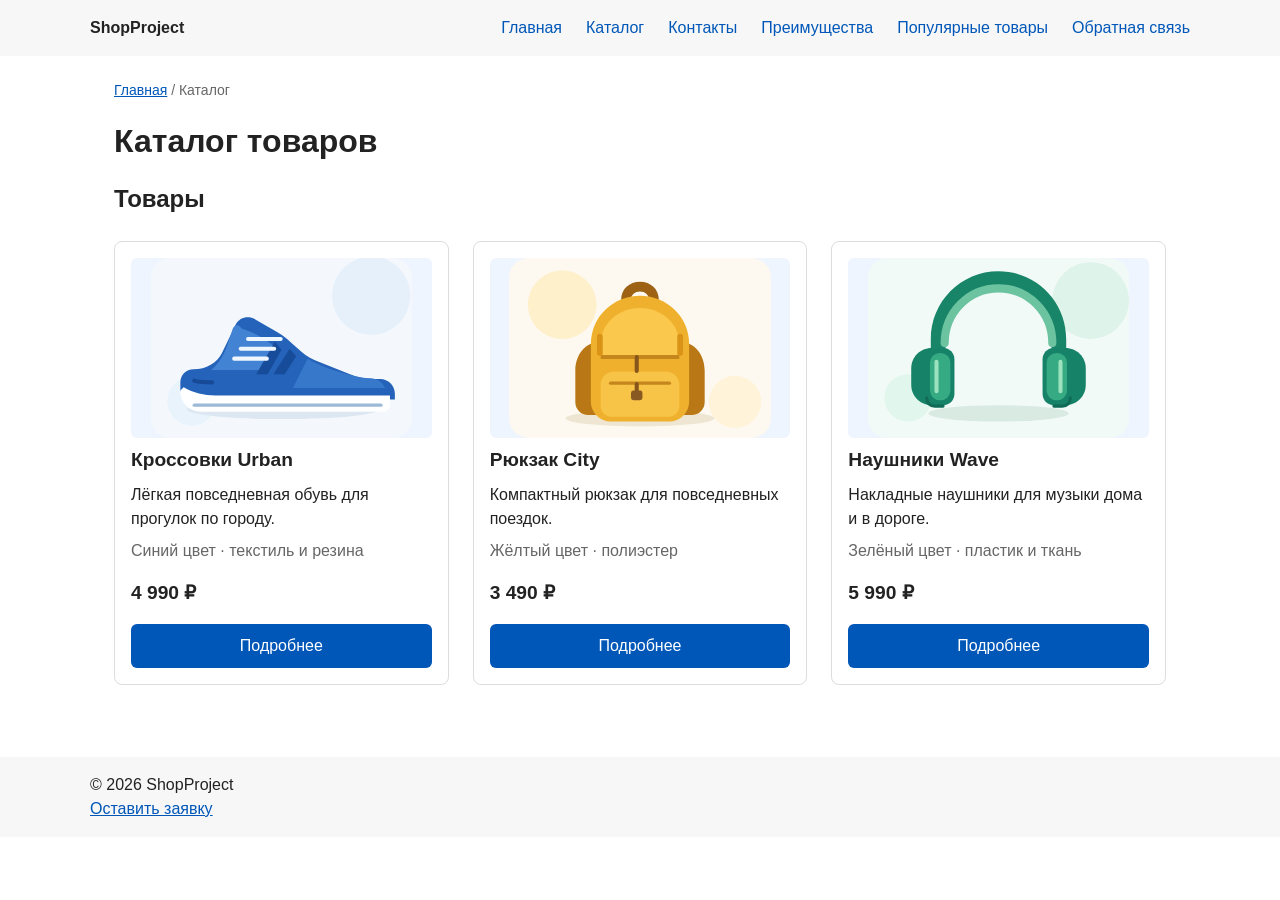
<file: practice-5/catalog.html>
<!DOCTYPE html>
<html lang="ru">
<head>
  <meta charset="UTF-8">
  <meta name="viewport" content="width=device-width, initial-scale=1.0">
  <title>Каталог товаров — ShopProject</title>
  <meta name="description" content="Каталог товаров ShopProject: кроссовки Urban, рюкзак City и наушники Wave.">
  <link rel="stylesheet" href="css/style.css">
</head>
<body>
  <header>
    <div class="site-header">
      <a class="site-logo" href="index.html">ShopProject</a>
      <nav class="site-nav" aria-label="Основная навигация">
        <ul class="site-nav__list">
          <li><a href="index.html">Главная</a></li>
          <li><a href="catalog.html">Каталог</a></li>
          <li><a href="contacts.html">Контакты</a></li>
          <li><a href="index.html#advantages">Преимущества</a></li>
          <li><a href="index.html#popular">Популярные товары</a></li>
          <li><a href="index.html#contacts">Обратная связь</a></li>
        </ul>
      </nav>
    </div>
  </header>

  <main>
    <nav class="breadcrumbs" aria-label="Хлебные крошки">
      <a href="index.html">Главная</a>
      <span aria-current="page">Каталог</span>
    </nav>
    <h1>Каталог товаров</h1>

    <section class="section">
      <h2>Товары</h2>
      <div class="products-grid">
        <article class="product-card">
          <div class="product-card__media">
            <img src="../images/sneaker.svg" alt="Синие кроссовки Urban" width="320" height="220">
          </div>
          <h3 class="product-card__title">Кроссовки Urban</h3>
          <p class="product-card__description">Лёгкая повседневная обувь для прогулок по городу.</p>
          <p class="product-card__details">Синий цвет · текстиль и резина</p>
          <p class="product-card__price">4 990 ₽</p>
          <a class="button product-card__link" href="index.html#popular">Подробнее</a>
        </article>

        <article class="product-card">
          <div class="product-card__media">
            <img src="../images/backpack.svg" alt="Жёлтый рюкзак City" width="320" height="220">
          </div>
          <h3 class="product-card__title">Рюкзак City</h3>
          <p class="product-card__description">Компактный рюкзак для повседневных поездок.</p>
          <p class="product-card__details">Жёлтый цвет · полиэстер</p>
          <p class="product-card__price">3 490 ₽</p>
          <a class="button product-card__link" href="index.html#popular">Подробнее</a>
        </article>

        <article class="product-card">
          <div class="product-card__media">
            <img src="../images/headphones.svg" alt="Зелёные наушники Wave" width="320" height="220">
          </div>
          <h3 class="product-card__title">Наушники Wave</h3>
          <p class="product-card__description">Накладные наушники для музыки дома и в дороге.</p>
          <p class="product-card__details">Зелёный цвет · пластик и ткань</p>
          <p class="product-card__price">5 990 ₽</p>
          <a class="button product-card__link" href="index.html#popular">Подробнее</a>
        </article>
      </div>
    </section>
  </main>

  <footer id="contacts">
    <p>&copy; 2026 ShopProject</p>
    <p><a href="index.html#request">Оставить заявку</a></p>
  </footer>
</body>
</html>
</file>
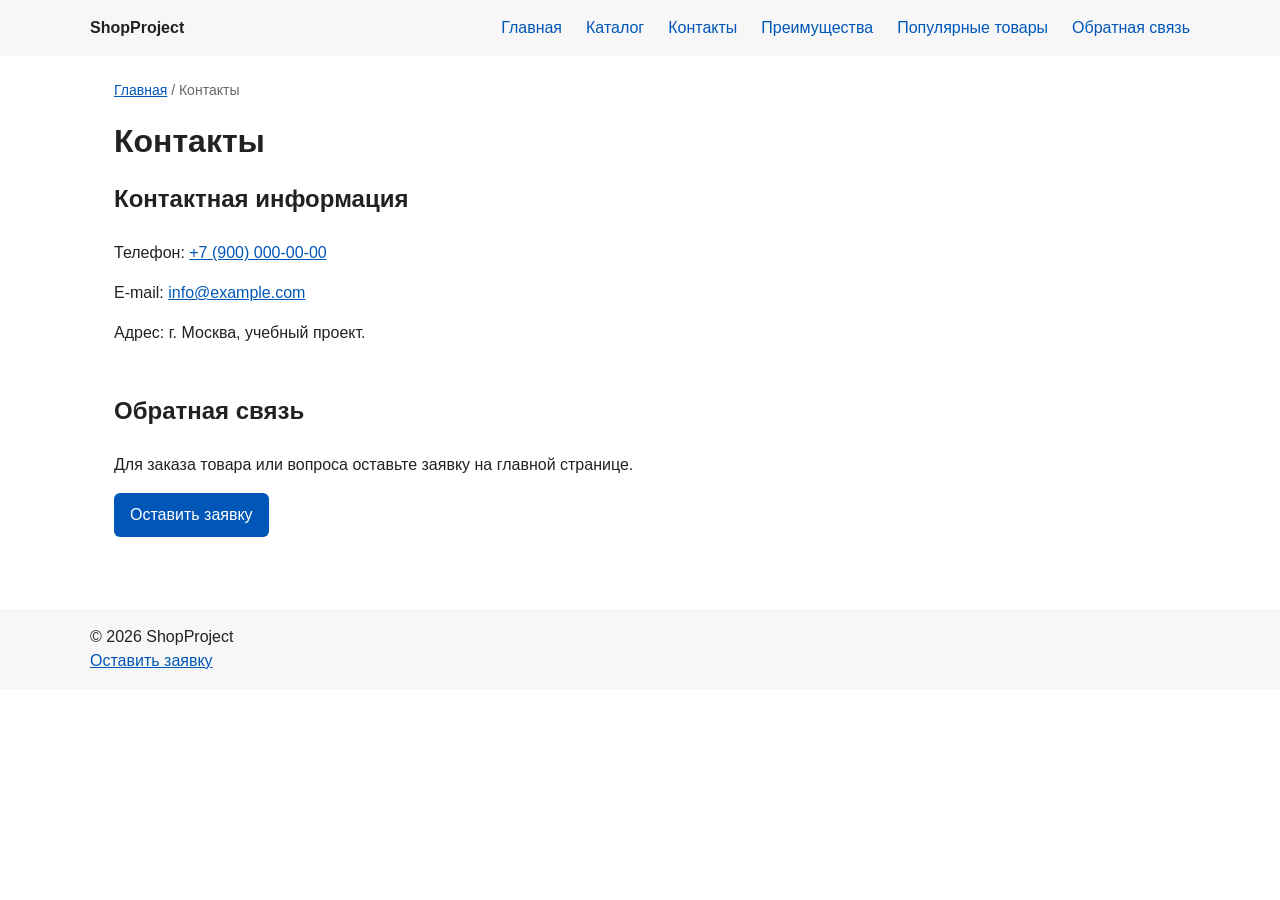
<file: practice-5/contacts.html>
<!DOCTYPE html>
<html lang="ru">
<head>
  <meta charset="UTF-8">
  <meta name="viewport" content="width=device-width, initial-scale=1.0">
  <title>Контакты — ShopProject</title>
  <meta name="description" content="Контактная информация учебного проекта ShopProject и переход к форме обратной связи.">
  <link rel="stylesheet" href="css/style.css">
</head>
<body>
  <header>
    <div class="site-header">
      <a class="site-logo" href="index.html">ShopProject</a>
      <nav class="site-nav" aria-label="Основная навигация">
        <ul class="site-nav__list">
          <li><a href="index.html">Главная</a></li>
          <li><a href="catalog.html">Каталог</a></li>
          <li><a href="contacts.html">Контакты</a></li>
          <li><a href="index.html#advantages">Преимущества</a></li>
          <li><a href="index.html#popular">Популярные товары</a></li>
          <li><a href="index.html#contacts">Обратная связь</a></li>
        </ul>
      </nav>
    </div>
  </header>

  <main>
    <nav class="breadcrumbs" aria-label="Хлебные крошки">
      <a href="index.html">Главная</a>
      <span aria-current="page">Контакты</span>
    </nav>
    <h1>Контакты</h1>

    <section class="section">
      <h2>Контактная информация</h2>
      <address>
        <p>Телефон: <a href="tel:+79000000000">+7 (900) 000-00-00</a></p>
        <p>E-mail: <a href="mailto:info@example.com">info@example.com</a></p>
        <p>Адрес: г. Москва, учебный проект.</p>
      </address>
    </section>

    <section class="section" id="feedback">
      <h2>Обратная связь</h2>
      <p>Для заказа товара или вопроса оставьте заявку на главной странице.</p>
      <a class="button" href="index.html#request">Оставить заявку</a>
    </section>
  </main>

  <footer id="contacts">
    <p>&copy; 2026 ShopProject</p>
    <p><a href="index.html#request">Оставить заявку</a></p>
  </footer>
</body>
</html>
</file>
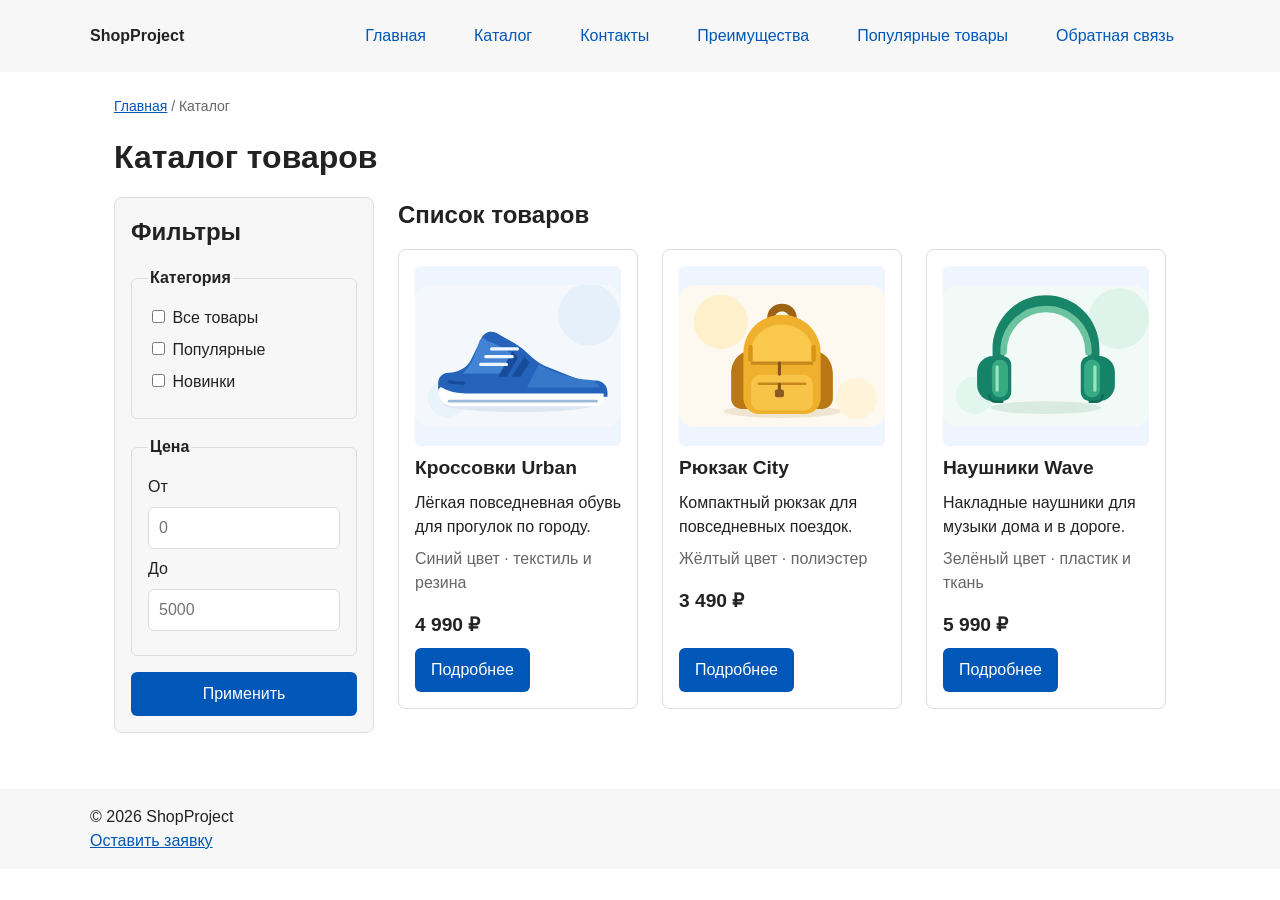
<file: practice-6/catalog.html>
<!DOCTYPE html>
<html lang="ru">
<head>
  <meta charset="UTF-8">
  <meta name="viewport" content="width=device-width, initial-scale=1.0">
  <title>Каталог товаров — ShopProject</title>
  <meta name="description" content="Каталог товаров ShopProject: кроссовки Urban, рюкзак City и наушники Wave.">
  <link rel="stylesheet" href="css/style.css">
</head>
<body>
  <header>
    <div class="site-header">
      <a class="site-logo" href="index.html">ShopProject</a>
      <nav class="site-nav" aria-label="Основная навигация">
        <ul class="site-nav__list">
          <li><a href="index.html">Главная</a></li>
          <li><a href="catalog.html">Каталог</a></li>
          <li><a href="contacts.html">Контакты</a></li>
          <li><a href="index.html#advantages">Преимущества</a></li>
          <li><a href="index.html#popular">Популярные товары</a></li>
          <li><a href="index.html#contacts">Обратная связь</a></li>
        </ul>
      </nav>
    </div>
  </header>

  <main>
    <nav class="breadcrumbs" aria-label="Хлебные крошки">
      <a href="index.html">Главная</a>
      <span aria-current="page">Каталог</span>
    </nav>
    <h1>Каталог товаров</h1>

    <section class="catalog-layout" aria-label="Каталог товаров">
      <aside class="catalog-filters">
        <h2>Фильтры</h2>
        <form class="filters-form" action="catalog.html" method="get">
          <fieldset>
            <legend>Категория</legend>
            <label><input type="checkbox" name="category" value="all"> Все товары</label>
            <label><input type="checkbox" name="category" value="popular"> Популярные</label>
            <label><input type="checkbox" name="category" value="new"> Новинки</label>
          </fieldset>
          <fieldset>
            <legend>Цена</legend>
            <label for="price-from">От</label>
            <input id="price-from" name="price-from" type="number" min="0" placeholder="0">
            <label for="price-to">До</label>
            <input id="price-to" name="price-to" type="number" min="0" placeholder="5000">
          </fieldset>
          <button class="button" type="submit">Применить</button>
        </form>
      </aside>

      <section class="catalog-products">
        <h2>Список товаров</h2>
        <div class="products-grid">
          <article class="product-card">
            <div class="product-card__media">
              <img src="../images/sneaker.svg" alt="Синие кроссовки Urban" width="320" height="220">
            </div>
            <h3 class="product-card__title">Кроссовки Urban</h3>
            <p class="product-card__description">Лёгкая повседневная обувь для прогулок по городу.</p>
            <p class="product-card__details">Синий цвет · текстиль и резина</p>
            <p class="product-card__price">4 990 ₽</p>
            <a class="button product-card__link" href="index.html#popular">Подробнее</a>
          </article>

          <article class="product-card">
            <div class="product-card__media">
              <img src="../images/backpack.svg" alt="Жёлтый рюкзак City" width="320" height="220">
            </div>
            <h3 class="product-card__title">Рюкзак City</h3>
            <p class="product-card__description">Компактный рюкзак для повседневных поездок.</p>
            <p class="product-card__details">Жёлтый цвет · полиэстер</p>
            <p class="product-card__price">3 490 ₽</p>
            <a class="button product-card__link" href="index.html#popular">Подробнее</a>
          </article>

          <article class="product-card">
            <div class="product-card__media">
              <img src="../images/headphones.svg" alt="Зелёные наушники Wave" width="320" height="220">
            </div>
            <h3 class="product-card__title">Наушники Wave</h3>
            <p class="product-card__description">Накладные наушники для музыки дома и в дороге.</p>
            <p class="product-card__details">Зелёный цвет · пластик и ткань</p>
            <p class="product-card__price">5 990 ₽</p>
            <a class="button product-card__link" href="index.html#popular">Подробнее</a>
          </article>
        </div>
      </section>
    </section>
  </main>

  <footer id="contacts">
    <p>&copy; 2026 ShopProject</p>
    <p><a href="index.html#request">Оставить заявку</a></p>
  </footer>
</body>
</html>
</file>
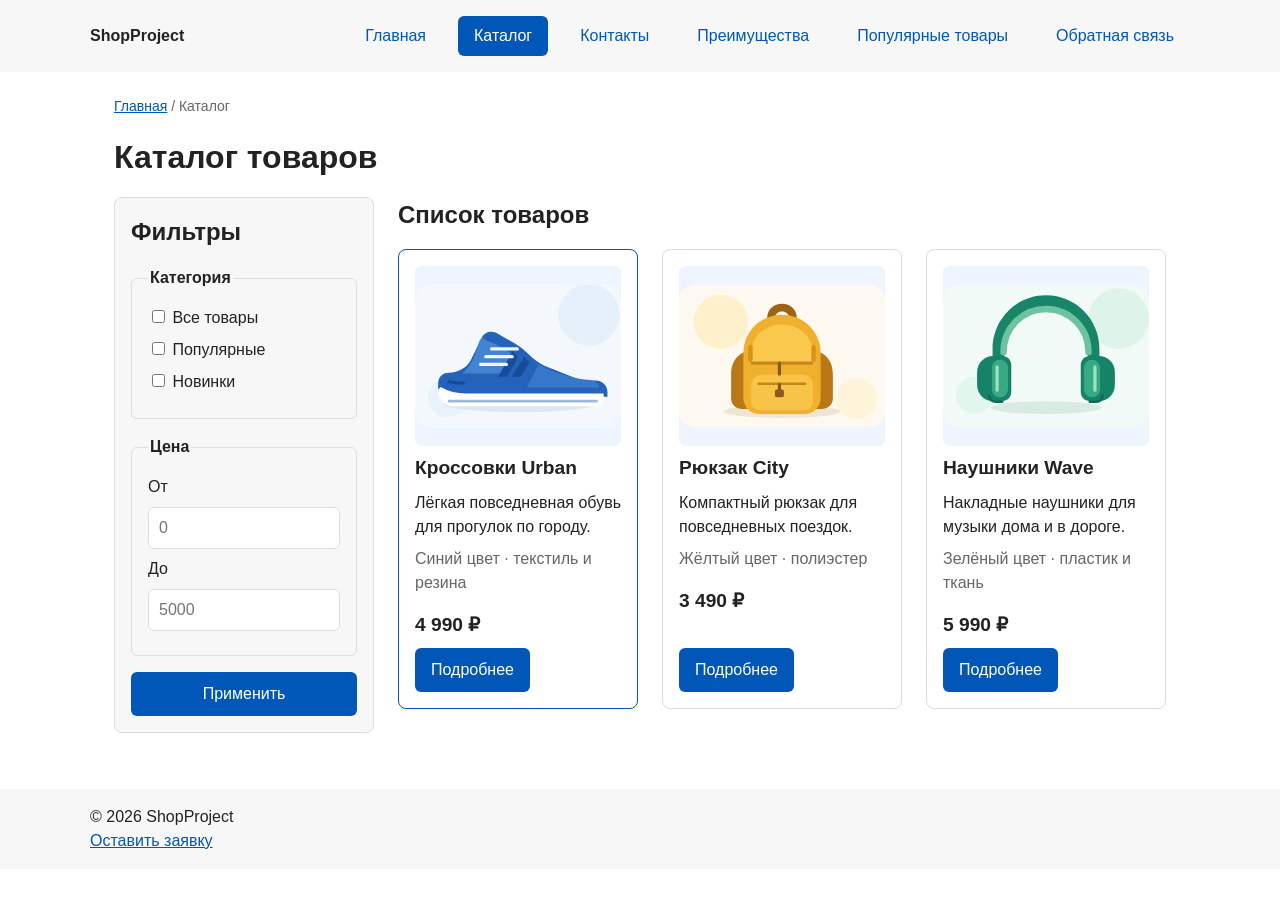
<file: practice-7/catalog.html>
<!DOCTYPE html>
<html lang="ru">
<head>
  <meta charset="UTF-8">
  <meta name="viewport" content="width=device-width, initial-scale=1.0">
  <title>Каталог товаров — ShopProject</title>
  <meta name="description" content="Каталог товаров ShopProject: кроссовки Urban, рюкзак City и наушники Wave.">
  <link rel="stylesheet" href="css/style.css">
</head>
<body class="page">
  <header class="site-header">
    <div class="site-header__inner">
      <a class="site-header__logo" href="index.html">ShopProject</a>
      <nav class="site-nav" aria-label="Основная навигация">
        <ul class="site-nav__list">
          <li class="site-nav__item"><a class="site-nav__link" href="index.html">Главная</a></li>
          <li class="site-nav__item"><a class="site-nav__link site-nav__link--active" href="catalog.html" aria-current="page">Каталог</a></li>
          <li class="site-nav__item"><a class="site-nav__link" href="contacts.html">Контакты</a></li>
          <li class="site-nav__item"><a class="site-nav__link" href="index.html#advantages">Преимущества</a></li>
          <li class="site-nav__item"><a class="site-nav__link" href="index.html#popular">Популярные товары</a></li>
          <li class="site-nav__item"><a class="site-nav__link" href="index.html#contacts">Обратная связь</a></li>
        </ul>
      </nav>
    </div>
  </header>

  <main class="page__main">
    <nav class="breadcrumbs" aria-label="Хлебные крошки">
      <a class="breadcrumbs__link" href="index.html">Главная</a>
      <span class="breadcrumbs__current" aria-current="page">Каталог</span>
    </nav>
    <h1 class="page__title">Каталог товаров</h1>

    <section class="catalog-layout" aria-label="Каталог товаров">
      <aside class="catalog-filters">
        <h2 class="catalog-filters__title">Фильтры</h2>
        <form class="filters-form" action="catalog.html" method="get">
          <fieldset class="filters-form__group">
            <legend class="filters-form__legend">Категория</legend>
            <label class="filters-form__label"><input class="filters-form__checkbox" type="checkbox" name="category" value="all"> Все товары</label>
            <label class="filters-form__label"><input class="filters-form__checkbox" type="checkbox" name="category" value="popular"> Популярные</label>
            <label class="filters-form__label"><input class="filters-form__checkbox" type="checkbox" name="category" value="new"> Новинки</label>
          </fieldset>
          <fieldset class="filters-form__group">
            <legend class="filters-form__legend">Цена</legend>
            <label class="filters-form__label" for="price-from">От</label>
            <input class="filters-form__input" id="price-from" name="price-from" type="number" min="0" placeholder="0">
            <label class="filters-form__label" for="price-to">До</label>
            <input class="filters-form__input" id="price-to" name="price-to" type="number" min="0" placeholder="5000">
          </fieldset>
          <button class="button button--primary" type="submit">Применить</button>
        </form>
      </aside>

      <section class="catalog-products">
        <h2 class="catalog-products__title">Список товаров</h2>
        <div class="products-grid">
          <article class="product-card product-card--featured">
            <div class="product-card__media">
              <img class="product-card__image" src="../images/sneaker.svg" alt="Синие кроссовки Urban" width="320" height="220">
            </div>
            <h3 class="product-card__title">Кроссовки Urban</h3>
            <p class="product-card__description">Лёгкая повседневная обувь для прогулок по городу.</p>
            <p class="product-card__details">Синий цвет · текстиль и резина</p>
            <p class="product-card__price">4 990 ₽</p>
            <a class="button button--primary product-card__link" href="index.html#popular">Подробнее</a>
          </article>

          <article class="product-card">
            <div class="product-card__media">
              <img class="product-card__image" src="../images/backpack.svg" alt="Жёлтый рюкзак City" width="320" height="220">
            </div>
            <h3 class="product-card__title">Рюкзак City</h3>
            <p class="product-card__description">Компактный рюкзак для повседневных поездок.</p>
            <p class="product-card__details">Жёлтый цвет · полиэстер</p>
            <p class="product-card__price">3 490 ₽</p>
            <a class="button button--primary product-card__link" href="index.html#popular">Подробнее</a>
          </article>

          <article class="product-card">
            <div class="product-card__media">
              <img class="product-card__image" src="../images/headphones.svg" alt="Зелёные наушники Wave" width="320" height="220">
            </div>
            <h3 class="product-card__title">Наушники Wave</h3>
            <p class="product-card__description">Накладные наушники для музыки дома и в дороге.</p>
            <p class="product-card__details">Зелёный цвет · пластик и ткань</p>
            <p class="product-card__price">5 990 ₽</p>
            <a class="button button--primary product-card__link" href="index.html#popular">Подробнее</a>
          </article>
        </div>
      </section>
    </section>
  </main>

  <footer class="site-footer" id="contacts">
    <p class="site-footer__text">&copy; 2026 ShopProject</p>
    <p class="site-footer__text"><a class="site-footer__link" href="index.html#request">Оставить заявку</a></p>
  </footer>
</body>
</html>
</file>
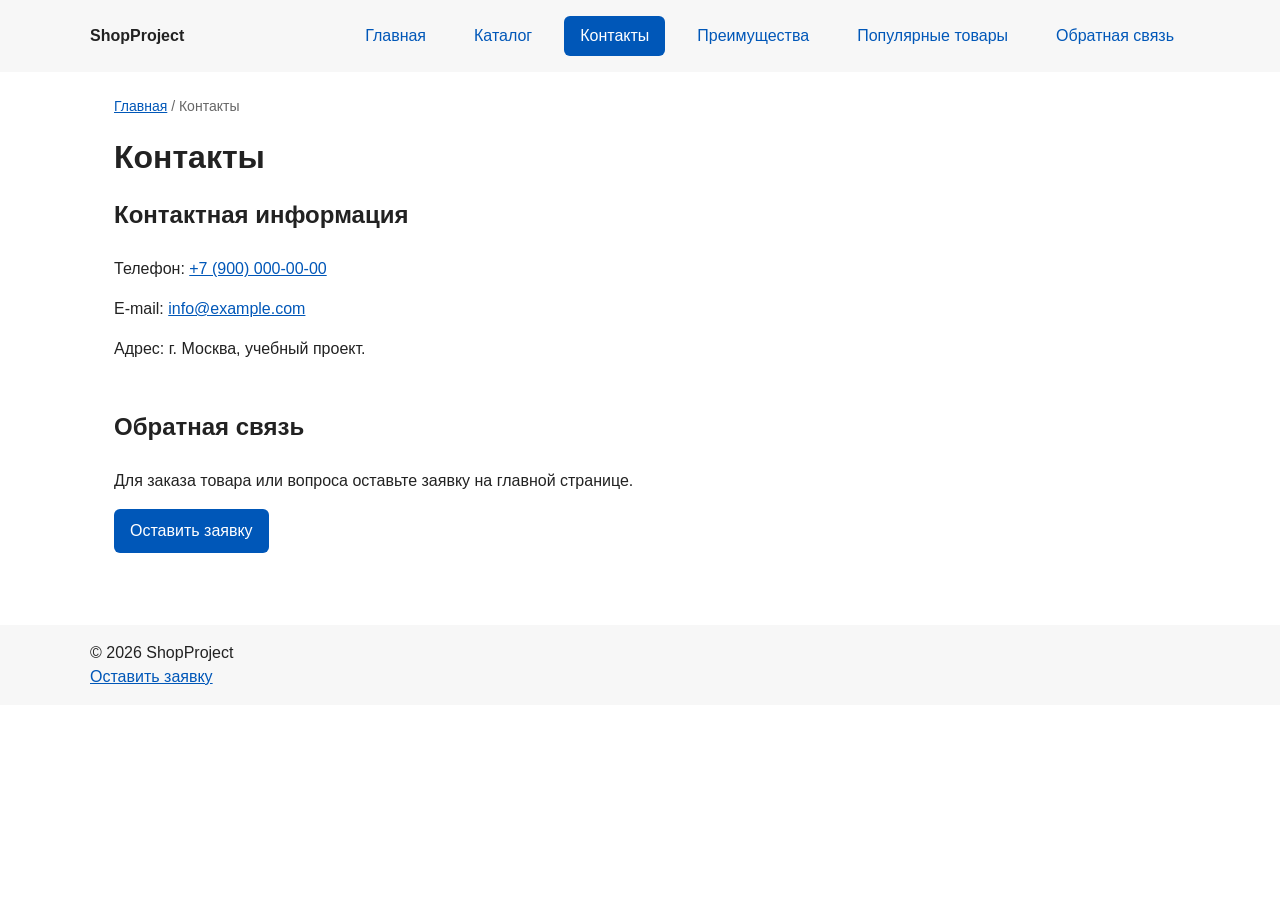
<file: practice-7/contacts.html>
<!DOCTYPE html>
<html lang="ru">
<head>
  <meta charset="UTF-8">
  <meta name="viewport" content="width=device-width, initial-scale=1.0">
  <title>Контакты — ShopProject</title>
  <meta name="description" content="Контактная информация учебного проекта ShopProject и переход к форме обратной связи.">
  <link rel="stylesheet" href="css/style.css">
</head>
<body class="page">
  <header class="site-header">
    <div class="site-header__inner">
      <a class="site-header__logo" href="index.html">ShopProject</a>
      <nav class="site-nav" aria-label="Основная навигация">
        <ul class="site-nav__list">
          <li class="site-nav__item"><a class="site-nav__link" href="index.html">Главная</a></li>
          <li class="site-nav__item"><a class="site-nav__link" href="catalog.html">Каталог</a></li>
          <li class="site-nav__item"><a class="site-nav__link site-nav__link--active" href="contacts.html" aria-current="page">Контакты</a></li>
          <li class="site-nav__item"><a class="site-nav__link" href="index.html#advantages">Преимущества</a></li>
          <li class="site-nav__item"><a class="site-nav__link" href="index.html#popular">Популярные товары</a></li>
          <li class="site-nav__item"><a class="site-nav__link" href="index.html#contacts">Обратная связь</a></li>
        </ul>
      </nav>
    </div>
  </header>

  <main class="page__main">
    <nav class="breadcrumbs" aria-label="Хлебные крошки">
      <a class="breadcrumbs__link" href="index.html">Главная</a>
      <span class="breadcrumbs__current" aria-current="page">Контакты</span>
    </nav>
    <h1 class="page__title">Контакты</h1>

    <section class="section">
      <h2 class="section__title">Контактная информация</h2>
      <address class="contacts-info">
        <p class="contacts-info__text">Телефон: <a class="contacts-info__link" href="tel:+79000000000">+7 (900) 000-00-00</a></p>
        <p class="contacts-info__text">E-mail: <a class="contacts-info__link" href="mailto:info@example.com">info@example.com</a></p>
        <p class="contacts-info__text">Адрес: г. Москва, учебный проект.</p>
      </address>
    </section>

    <section class="section" id="feedback">
      <h2 class="section__title">Обратная связь</h2>
      <p>Для заказа товара или вопроса оставьте заявку на главной странице.</p>
      <a class="button button--primary" href="index.html#request">Оставить заявку</a>
    </section>
  </main>

  <footer class="site-footer" id="contacts">
    <p class="site-footer__text">&copy; 2026 ShopProject</p>
    <p class="site-footer__text"><a class="site-footer__link" href="index.html#request">Оставить заявку</a></p>
  </footer>
</body>
</html>
</file>
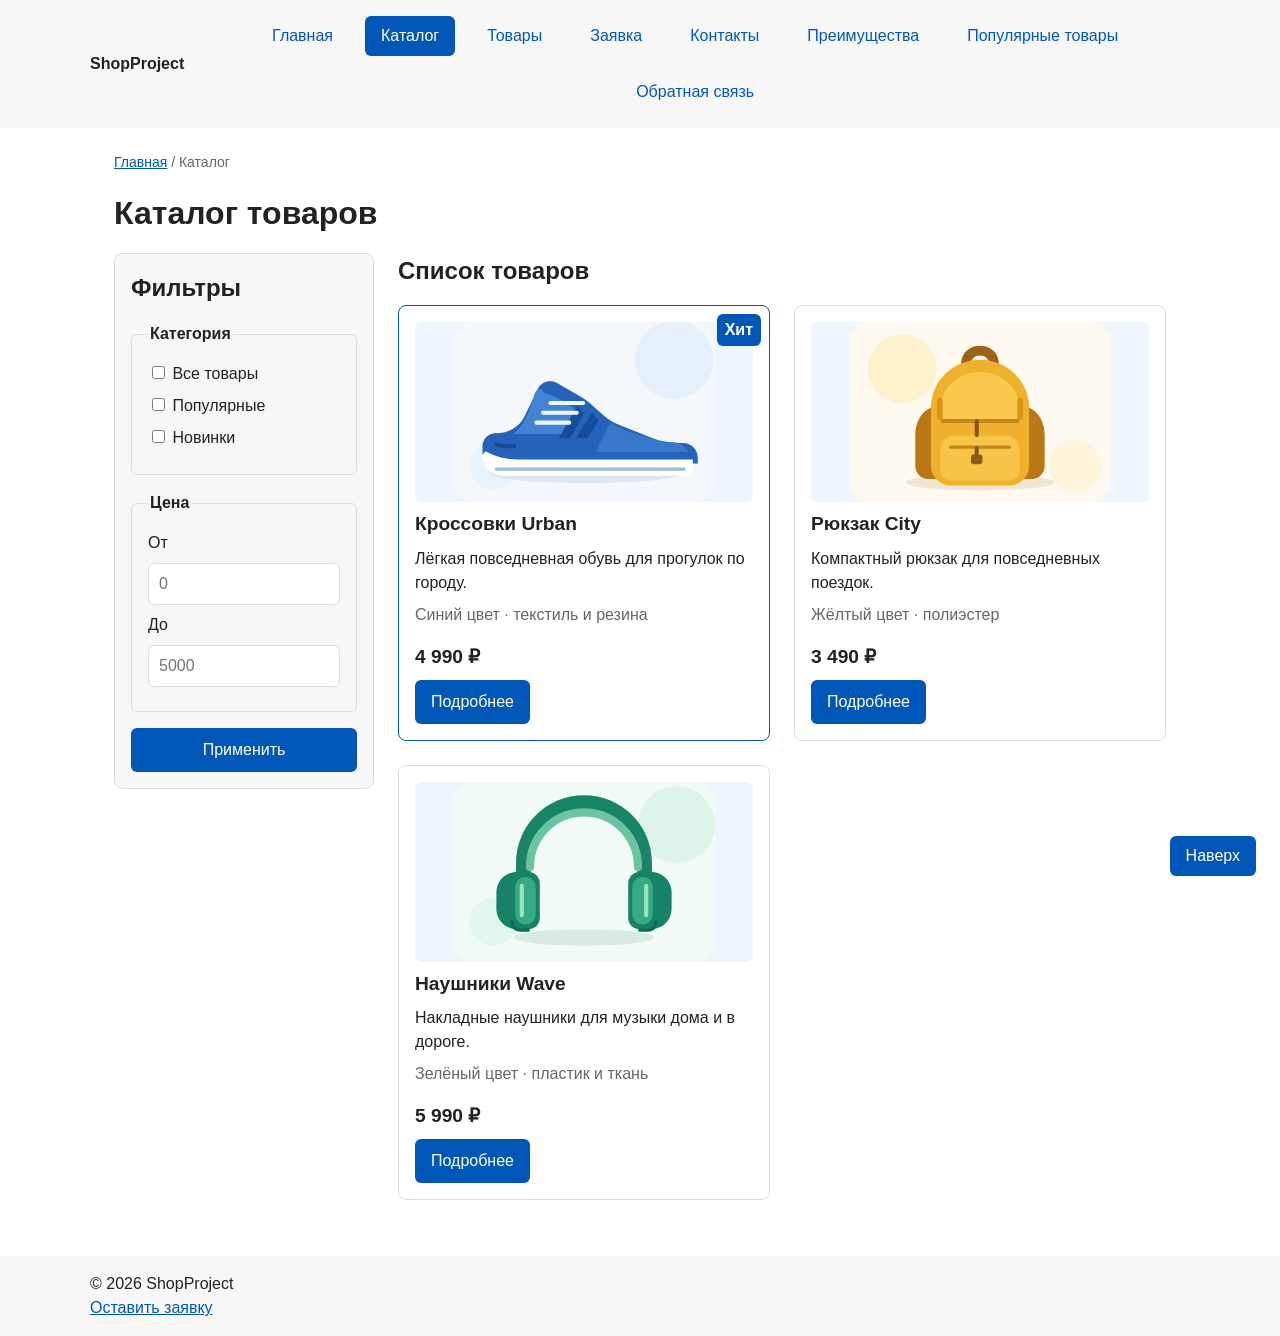
<file: practice-8/catalog.html>
<!DOCTYPE html>
<html lang="ru">
<head>
  <meta charset="UTF-8">
  <meta name="viewport" content="width=device-width, initial-scale=1.0">
  <title>Каталог товаров — ShopProject</title>
  <meta name="description" content="Каталог товаров ShopProject: кроссовки Urban, рюкзак City и наушники Wave.">
  <link rel="stylesheet" href="css/style.css">
</head>
<body class="page" id="top">
  <header class="site-header">
    <div class="site-header__inner">
      <a class="site-header__logo" href="index.html">ShopProject</a>
      <nav class="site-nav" aria-label="Основная навигация">
        <ul class="site-nav__list">
          <li class="site-nav__item"><a class="site-nav__link" href="index.html">Главная</a></li>
          <li class="site-nav__item"><a class="site-nav__link site-nav__link--active" href="catalog.html" aria-current="page">Каталог</a></li>
          <li class="site-nav__item"><a class="site-nav__link" href="product.html">Товары</a></li>
          <li class="site-nav__item"><a class="site-nav__link" href="order.html">Заявка</a></li>
          <li class="site-nav__item"><a class="site-nav__link" href="contacts.html">Контакты</a></li>
          <li class="site-nav__item"><a class="site-nav__link" href="index.html#advantages">Преимущества</a></li>
          <li class="site-nav__item"><a class="site-nav__link" href="index.html#popular">Популярные товары</a></li>
          <li class="site-nav__item"><a class="site-nav__link" href="index.html#contacts">Обратная связь</a></li>
        </ul>
      </nav>
    </div>
  </header>

  <main class="page__main">
    <nav class="breadcrumbs" aria-label="Хлебные крошки">
      <a class="breadcrumbs__link" href="index.html">Главная</a>
      <span class="breadcrumbs__current" aria-current="page">Каталог</span>
    </nav>
    <h1 class="page__title">Каталог товаров</h1>

    <section class="catalog-layout" aria-label="Каталог товаров">
      <aside class="catalog-filters catalog-filters--sticky">
        <h2 class="catalog-filters__title">Фильтры</h2>
        <form class="filters-form" action="catalog.html" method="get">
          <fieldset class="filters-form__group">
            <legend class="filters-form__legend">Категория</legend>
            <label class="filters-form__label"><input class="filters-form__checkbox" type="checkbox" name="category" value="all"> Все товары</label>
            <label class="filters-form__label"><input class="filters-form__checkbox" type="checkbox" name="category" value="popular"> Популярные</label>
            <label class="filters-form__label"><input class="filters-form__checkbox" type="checkbox" name="category" value="new"> Новинки</label>
          </fieldset>
          <fieldset class="filters-form__group">
            <legend class="filters-form__legend">Цена</legend>
            <label class="filters-form__label" for="price-from">От</label>
            <input class="filters-form__input" id="price-from" name="price-from" type="number" min="0" placeholder="0">
            <label class="filters-form__label" for="price-to">До</label>
            <input class="filters-form__input" id="price-to" name="price-to" type="number" min="0" placeholder="5000">
          </fieldset>
          <button class="button button--primary" type="submit">Применить</button>
        </form>
      </aside>

      <section class="catalog-products">
        <h2 class="catalog-products__title">Список товаров</h2>
        <div class="products-grid products-grid--catalog">
          <article class="product-card product-card--featured">
          <span class="product-card__badge">Хит</span>
            <div class="product-card__media">
              <img class="product-card__image" src="../images/sneaker.svg" alt="Синие кроссовки Urban" width="320" height="220">
            </div>
            <h3 class="product-card__title">Кроссовки Urban</h3>
            <p class="product-card__description">Лёгкая повседневная обувь для прогулок по городу.</p>
            <p class="product-card__details">Синий цвет · текстиль и резина</p>
            <p class="product-card__price">4 990 ₽</p>
            <a class="button button--primary product-card__link" href="product.html#urban">Подробнее</a>
          </article>

          <article class="product-card">
            <div class="product-card__media">
              <img class="product-card__image" src="../images/backpack.svg" alt="Жёлтый рюкзак City" width="320" height="220">
            </div>
            <h3 class="product-card__title">Рюкзак City</h3>
            <p class="product-card__description">Компактный рюкзак для повседневных поездок.</p>
            <p class="product-card__details">Жёлтый цвет · полиэстер</p>
            <p class="product-card__price">3 490 ₽</p>
            <a class="button button--primary product-card__link" href="product.html#city">Подробнее</a>
          </article>

          <article class="product-card">
            <div class="product-card__media">
              <img class="product-card__image" src="../images/headphones.svg" alt="Зелёные наушники Wave" width="320" height="220">
            </div>
            <h3 class="product-card__title">Наушники Wave</h3>
            <p class="product-card__description">Накладные наушники для музыки дома и в дороге.</p>
            <p class="product-card__details">Зелёный цвет · пластик и ткань</p>
            <p class="product-card__price">5 990 ₽</p>
            <a class="button button--primary product-card__link" href="product.html#wave">Подробнее</a>
          </article>
        </div>
      </section>
    </section>
  </main>

  <footer class="site-footer" id="contacts">
    <p class="site-footer__text">&copy; 2026 ShopProject</p>
    <p class="site-footer__text"><a class="site-footer__link" href="order.html">Оставить заявку</a></p>
  </footer>
  <a class="back-to-top" href="#top">Наверх</a>
</body>
</html>
</file>
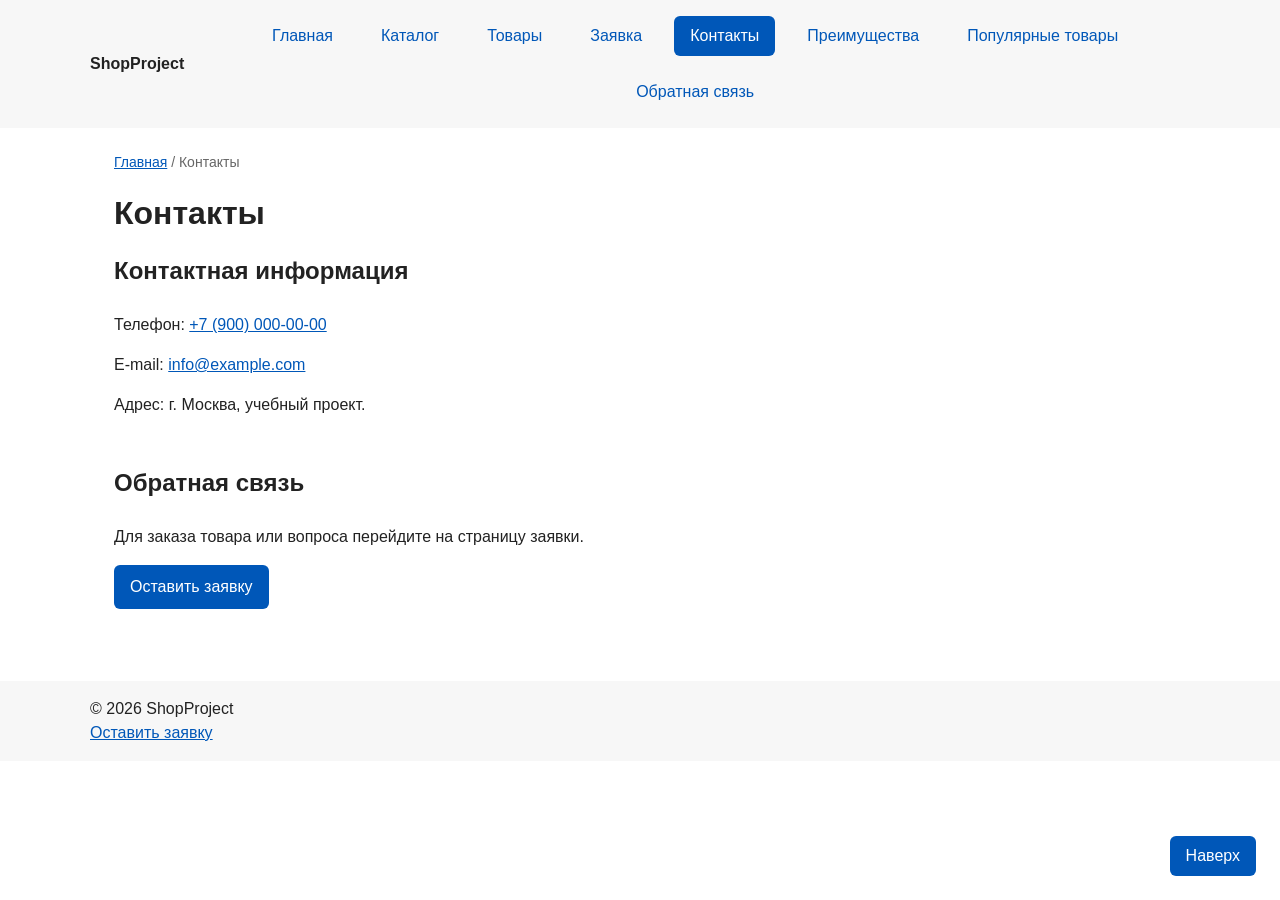
<file: practice-8/contacts.html>
<!DOCTYPE html>
<html lang="ru">
<head>
  <meta charset="UTF-8">
  <meta name="viewport" content="width=device-width, initial-scale=1.0">
  <title>Контакты — ShopProject</title>
  <meta name="description" content="Контактная информация учебного проекта ShopProject и переход к форме обратной связи.">
  <link rel="stylesheet" href="css/style.css">
</head>
<body class="page" id="top">
  <header class="site-header">
    <div class="site-header__inner">
      <a class="site-header__logo" href="index.html">ShopProject</a>
      <nav class="site-nav" aria-label="Основная навигация">
        <ul class="site-nav__list">
          <li class="site-nav__item"><a class="site-nav__link" href="index.html">Главная</a></li>
          <li class="site-nav__item"><a class="site-nav__link" href="catalog.html">Каталог</a></li>
          <li class="site-nav__item"><a class="site-nav__link" href="product.html">Товары</a></li>
          <li class="site-nav__item"><a class="site-nav__link" href="order.html">Заявка</a></li>
          <li class="site-nav__item"><a class="site-nav__link site-nav__link--active" href="contacts.html" aria-current="page">Контакты</a></li>
          <li class="site-nav__item"><a class="site-nav__link" href="index.html#advantages">Преимущества</a></li>
          <li class="site-nav__item"><a class="site-nav__link" href="index.html#popular">Популярные товары</a></li>
          <li class="site-nav__item"><a class="site-nav__link" href="index.html#contacts">Обратная связь</a></li>
        </ul>
      </nav>
    </div>
  </header>

  <main class="page__main">
    <nav class="breadcrumbs" aria-label="Хлебные крошки">
      <a class="breadcrumbs__link" href="index.html">Главная</a>
      <span class="breadcrumbs__current" aria-current="page">Контакты</span>
    </nav>
    <h1 class="page__title">Контакты</h1>

    <section class="section">
      <h2 class="section__title">Контактная информация</h2>
      <address class="contacts-info">
        <p class="contacts-info__text">Телефон: <a class="contacts-info__link" href="tel:+79000000000">+7 (900) 000-00-00</a></p>
        <p class="contacts-info__text">E-mail: <a class="contacts-info__link" href="mailto:info@example.com">info@example.com</a></p>
        <p class="contacts-info__text">Адрес: г. Москва, учебный проект.</p>
      </address>
    </section>

    <section class="section" id="feedback">
      <h2 class="section__title">Обратная связь</h2>
      <p>Для заказа товара или вопроса перейдите на страницу заявки.</p>
      <a class="button button--primary" href="order.html">Оставить заявку</a>
    </section>
  </main>

  <footer class="site-footer" id="contacts">
    <p class="site-footer__text">&copy; 2026 ShopProject</p>
    <p class="site-footer__text"><a class="site-footer__link" href="order.html">Оставить заявку</a></p>
  </footer>
  <a class="back-to-top" href="#top">Наверх</a>
</body>
</html>
</file>
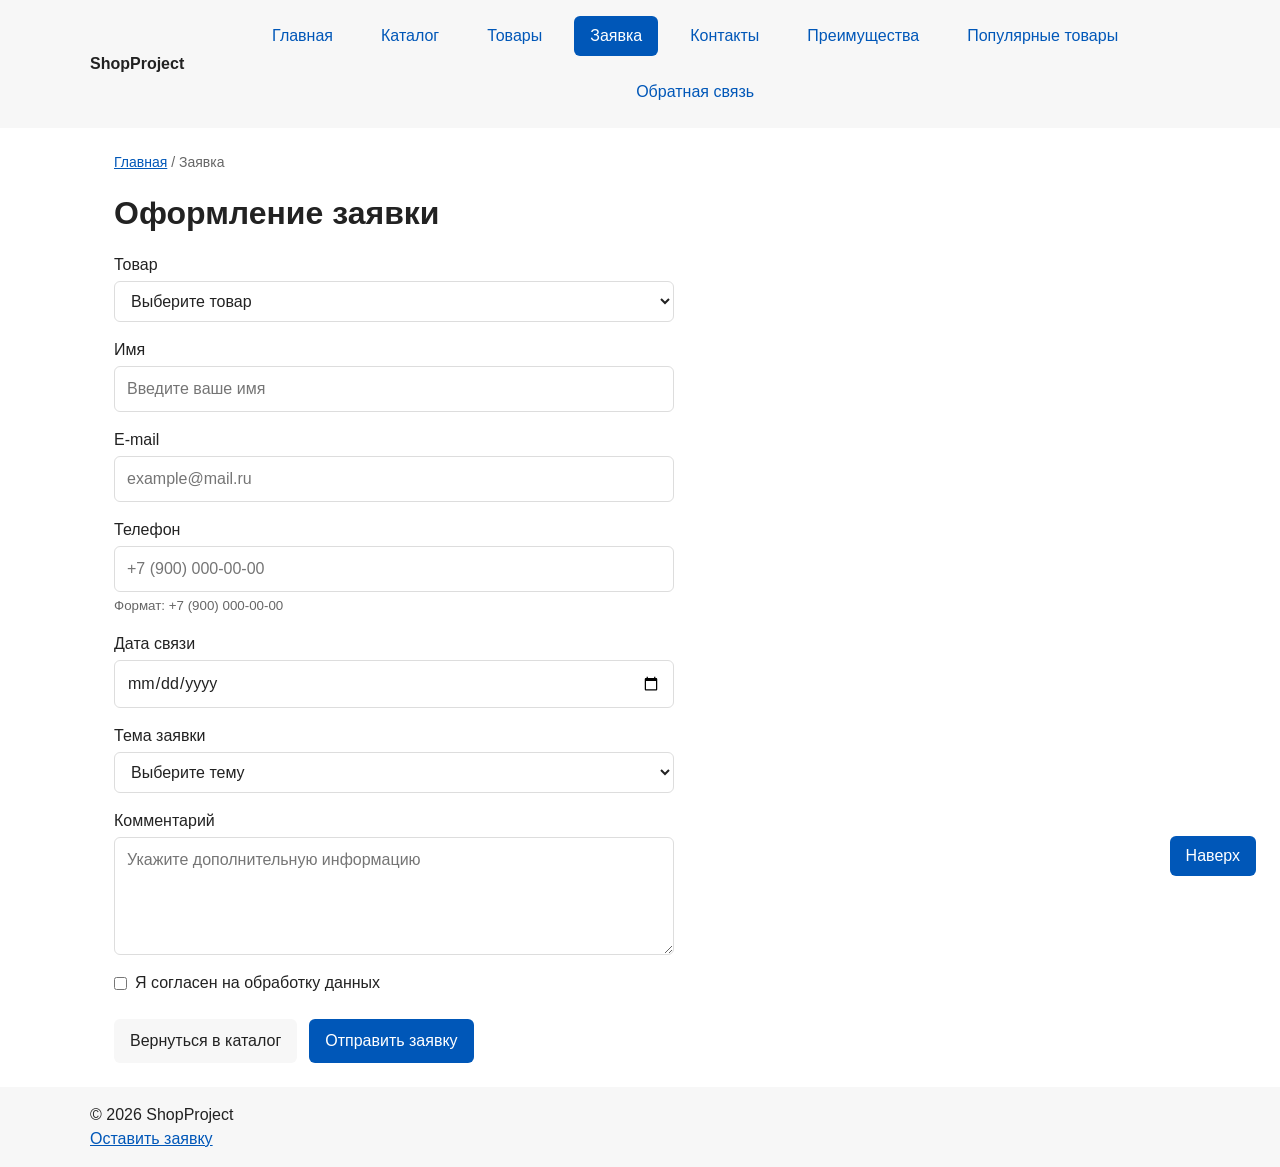
<file: practice-8/order.html>
<!DOCTYPE html>
<html lang="ru">
<head>
  <meta charset="UTF-8">
  <meta name="viewport" content="width=device-width, initial-scale=1.0">
  <title>Заявка — ShopProject</title>
  <meta name="description" content="Оформление заявки в ShopProject: выбор товара, контактные данные и тема обращения.">
  <link rel="stylesheet" href="css/style.css">
  <script src="js/main.js" defer></script>
</head>
<body class="page" id="top">
  <header class="site-header">
    <div class="site-header__inner">
      <a class="site-header__logo" href="index.html">ShopProject</a>
      <nav class="site-nav" aria-label="Основная навигация">
        <ul class="site-nav__list">
          <li class="site-nav__item"><a class="site-nav__link" href="index.html">Главная</a></li>
          <li class="site-nav__item"><a class="site-nav__link" href="catalog.html">Каталог</a></li>
          <li class="site-nav__item"><a class="site-nav__link" href="product.html">Товары</a></li>
          <li class="site-nav__item"><a class="site-nav__link site-nav__link--active" href="order.html" aria-current="page">Заявка</a></li>
          <li class="site-nav__item"><a class="site-nav__link" href="contacts.html">Контакты</a></li>
          <li class="site-nav__item"><a class="site-nav__link" href="index.html#advantages">Преимущества</a></li>
          <li class="site-nav__item"><a class="site-nav__link" href="index.html#popular">Популярные товары</a></li>
          <li class="site-nav__item"><a class="site-nav__link" href="index.html#contacts">Обратная связь</a></li>
        </ul>
      </nav>
    </div>
  </header>

  <main class="page__main">
    <nav class="breadcrumbs" aria-label="Хлебные крошки">
      <a class="breadcrumbs__link" href="index.html">Главная</a>
      <span class="breadcrumbs__current" aria-current="page">Заявка</span>
    </nav>
    <h1 class="page__title">Оформление заявки</h1>

    <form class="order-form order-form--page" id="order-form" action="#" method="post" novalidate>
      <div class="order-form__field">
        <label class="order-form__label" for="selected-product">Товар</label>
        <select class="order-form__select" id="selected-product" name="selected-product" required>
          <option value="">Выберите товар</option>
          <option value="Кроссовки Urban">Кроссовки Urban</option>
          <option value="Рюкзак City">Рюкзак City</option>
          <option value="Наушники Wave">Наушники Wave</option>
        </select>
      </div>
      <div class="order-form__field">
        <label class="order-form__label" for="order-name">Имя</label>
        <input class="order-form__input" id="order-name" name="name" type="text" placeholder="Введите ваше имя" minlength="2" autocomplete="given-name" required>
      </div>
      <div class="order-form__field">
        <label class="order-form__label" for="order-email">E-mail</label>
        <input class="order-form__input" id="order-email" name="email" type="email" placeholder="example@mail.ru" autocomplete="email" required>
      </div>
      <div class="order-form__field">
        <label class="order-form__label" for="order-phone">Телефон</label>
        <input class="order-form__input" id="order-phone" name="phone" type="tel" inputmode="tel" placeholder="+7 (900) 000-00-00" pattern="^\+7 \(\d{3}\) \d{3}-\d{2}-\d{2}$" autocomplete="tel" aria-describedby="phone-hint" required>
        <small class="order-form__hint" id="phone-hint">Формат: +7 (900) 000-00-00</small>
      </div>
      <div class="order-form__field">
        <label class="order-form__label" for="order-date">Дата связи</label>
        <input class="order-form__input" id="order-date" name="date" type="date">
      </div>
      <div class="order-form__field">
        <label class="order-form__label" for="order-topic">Тема заявки</label>
        <select class="order-form__select" id="order-topic" name="topic" required>
          <option value="">Выберите тему</option>
          <option value="product">Заказ товара</option>
          <option value="consultation">Консультация</option>
          <option value="delivery">Доставка</option>
        </select>
      </div>
      <div class="order-form__field">
        <label class="order-form__label" for="order-comment">Комментарий</label>
        <textarea class="order-form__textarea" id="order-comment" name="comment" rows="4" placeholder="Укажите дополнительную информацию"></textarea>
      </div>
      <div class="order-form__field order-form__field--checkbox">
        <input class="order-form__checkbox" id="order-agreement" name="agreement" type="checkbox" required>
        <label class="order-form__label order-form__label--checkbox" for="order-agreement">Я согласен на обработку данных</label>
      </div>
      <div class="order-form__actions">
        <a class="button button--secondary" href="catalog.html">Вернуться в каталог</a>
        <button class="button button--primary" type="submit">Отправить заявку</button>
      </div>
    </form>
    <p class="success-message" id="success-message" role="status" hidden>Форма заполнена без ошибок!</p>
  </main>

  <footer class="site-footer" id="contacts">
    <p class="site-footer__text">&copy; 2026 ShopProject</p>
    <p class="site-footer__text"><a class="site-footer__link" href="order.html">Оставить заявку</a></p>
  </footer>
  <a class="back-to-top" href="#top">Наверх</a>
</body>
</html>
</file>
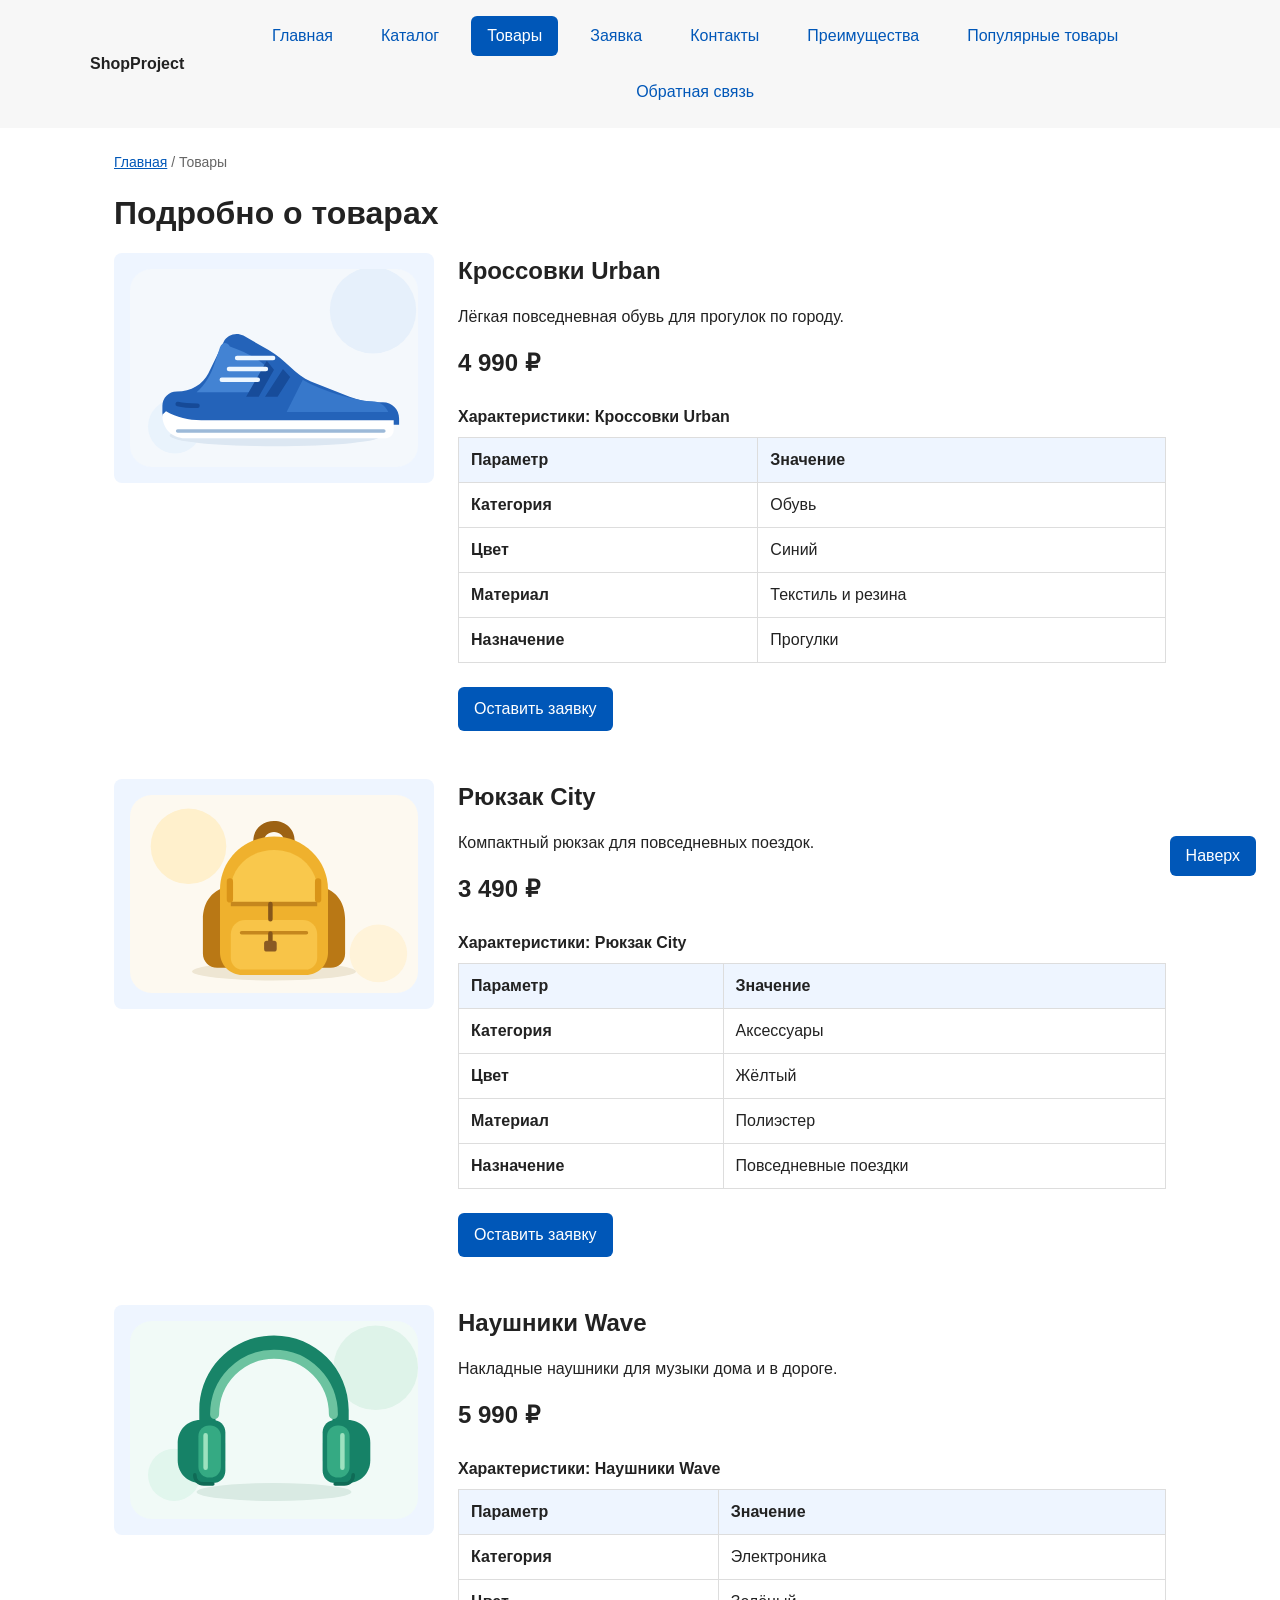
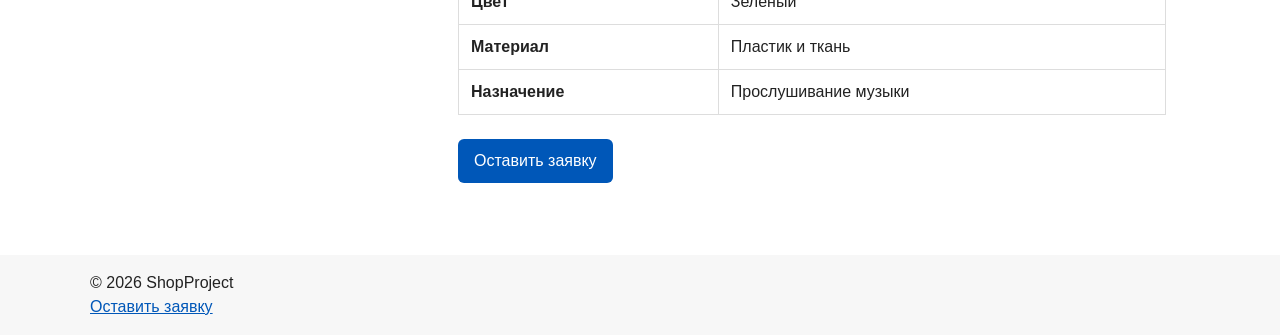
<file: practice-8/product.html>
<!DOCTYPE html>
<html lang="ru">
<head>
  <meta charset="UTF-8">
  <meta name="viewport" content="width=device-width, initial-scale=1.0">
  <title>Товары и характеристики — ShopProject</title>
  <meta name="description" content="Описание и характеристики кроссовок Urban, рюкзака City и наушников Wave в ShopProject: материалы, цвета, назначение и цены.">
  <link rel="stylesheet" href="css/style.css">
</head>
<body class="page" id="top">
  <header class="site-header">
    <div class="site-header__inner">
      <a class="site-header__logo" href="index.html">ShopProject</a>
      <nav class="site-nav" aria-label="Основная навигация">
        <ul class="site-nav__list">
          <li class="site-nav__item"><a class="site-nav__link" href="index.html">Главная</a></li>
          <li class="site-nav__item"><a class="site-nav__link" href="catalog.html">Каталог</a></li>
          <li class="site-nav__item"><a class="site-nav__link site-nav__link--active" href="product.html" aria-current="page">Товары</a></li>
          <li class="site-nav__item"><a class="site-nav__link" href="order.html">Заявка</a></li>
          <li class="site-nav__item"><a class="site-nav__link" href="contacts.html">Контакты</a></li>
          <li class="site-nav__item"><a class="site-nav__link" href="index.html#advantages">Преимущества</a></li>
          <li class="site-nav__item"><a class="site-nav__link" href="index.html#popular">Популярные товары</a></li>
          <li class="site-nav__item"><a class="site-nav__link" href="index.html#contacts">Обратная связь</a></li>
        </ul>
      </nav>
    </div>
  </header>

  <main class="page__main">
    <nav class="breadcrumbs" aria-label="Хлебные крошки">
      <a class="breadcrumbs__link" href="index.html">Главная</a>
      <span class="breadcrumbs__current" aria-current="page">Товары</span>
    </nav>
    <h1 class="page__title">Подробно о товарах</h1>

    <article class="product-details" id="urban">
      <div class="product-details__media">
        <img class="product-details__image" src="../images/sneaker.svg" alt="Синие кроссовки Urban" width="320" height="220">
      </div>
      <div class="product-details__content">
        <h2 class="product-details__title">Кроссовки Urban</h2>
        <p class="product-details__description">Лёгкая повседневная обувь для прогулок по городу.</p>
        <p class="product-details__price">4 990 ₽</p>
        <table class="product-table">
          <caption class="product-table__caption">Характеристики: Кроссовки Urban</caption>
          <thead class="product-table__head">
            <tr>
              <th class="product-table__cell" scope="col">Параметр</th>
              <th class="product-table__cell" scope="col">Значение</th>
            </tr>
          </thead>
          <tbody>
            <tr><th class="product-table__cell" scope="row">Категория</th><td class="product-table__cell">Обувь</td></tr>
            <tr><th class="product-table__cell" scope="row">Цвет</th><td class="product-table__cell">Синий</td></tr>
            <tr><th class="product-table__cell" scope="row">Материал</th><td class="product-table__cell">Текстиль и резина</td></tr>
            <tr><th class="product-table__cell" scope="row">Назначение</th><td class="product-table__cell">Прогулки</td></tr>
          </tbody>
        </table>
        <a class="button button--primary product-details__button" href="order.html?product=urban">Оставить заявку</a>
      </div>
    </article>

    <article class="product-details" id="city">
      <div class="product-details__media">
        <img class="product-details__image" src="../images/backpack.svg" alt="Жёлтый рюкзак City" width="320" height="220">
      </div>
      <div class="product-details__content">
        <h2 class="product-details__title">Рюкзак City</h2>
        <p class="product-details__description">Компактный рюкзак для повседневных поездок.</p>
        <p class="product-details__price">3 490 ₽</p>
        <table class="product-table">
          <caption class="product-table__caption">Характеристики: Рюкзак City</caption>
          <thead class="product-table__head">
            <tr>
              <th class="product-table__cell" scope="col">Параметр</th>
              <th class="product-table__cell" scope="col">Значение</th>
            </tr>
          </thead>
          <tbody>
            <tr><th class="product-table__cell" scope="row">Категория</th><td class="product-table__cell">Аксессуары</td></tr>
            <tr><th class="product-table__cell" scope="row">Цвет</th><td class="product-table__cell">Жёлтый</td></tr>
            <tr><th class="product-table__cell" scope="row">Материал</th><td class="product-table__cell">Полиэстер</td></tr>
            <tr><th class="product-table__cell" scope="row">Назначение</th><td class="product-table__cell">Повседневные поездки</td></tr>
          </tbody>
        </table>
        <a class="button button--primary product-details__button" href="order.html?product=city">Оставить заявку</a>
      </div>
    </article>

    <article class="product-details" id="wave">
      <div class="product-details__media">
        <img class="product-details__image" src="../images/headphones.svg" alt="Зелёные наушники Wave" width="320" height="220">
      </div>
      <div class="product-details__content">
        <h2 class="product-details__title">Наушники Wave</h2>
        <p class="product-details__description">Накладные наушники для музыки дома и в дороге.</p>
        <p class="product-details__price">5 990 ₽</p>
        <table class="product-table">
          <caption class="product-table__caption">Характеристики: Наушники Wave</caption>
          <thead class="product-table__head">
            <tr>
              <th class="product-table__cell" scope="col">Параметр</th>
              <th class="product-table__cell" scope="col">Значение</th>
            </tr>
          </thead>
          <tbody>
            <tr><th class="product-table__cell" scope="row">Категория</th><td class="product-table__cell">Электроника</td></tr>
            <tr><th class="product-table__cell" scope="row">Цвет</th><td class="product-table__cell">Зелёный</td></tr>
            <tr><th class="product-table__cell" scope="row">Материал</th><td class="product-table__cell">Пластик и ткань</td></tr>
            <tr><th class="product-table__cell" scope="row">Назначение</th><td class="product-table__cell">Прослушивание музыки</td></tr>
          </tbody>
        </table>
        <a class="button button--primary product-details__button" href="order.html?product=wave">Оставить заявку</a>
      </div>
    </article>
  </main>

  <footer class="site-footer" id="contacts">
    <p class="site-footer__text">&copy; 2026 ShopProject</p>
    <p class="site-footer__text"><a class="site-footer__link" href="order.html">Оставить заявку</a></p>
  </footer>
  <a class="back-to-top" href="#top">Наверх</a>
</body>
</html>
</file>
<file: css/style.css>
/* 1. Переменные проекта */
:root {
  --color-bg: #fff;
  --color-text: #222;
  --color-muted: #666;
  --color-primary: #0057b8;
  --color-primary-dark: #003f86;
  --color-border: #ddd;
  --color-surface: #f7f7f7;
  --color-surface-accent: #eef5ff;
  --color-danger: #b00020;
  --color-success: #168a2f;
  --color-success-bg: #eefaf0;
  --color-backdrop: rgba(0, 0, 0, 0.5);
  --space-xs: 4px;
  --space-sm: 8px;
  --space-md: 16px;
  --space-lg: 24px;
  --space-xl: 32px;
  --space-section: 48px;
  --space-control-y: 10px;
  --space-control-x: 12px;
  --radius-sm: 6px;
  --radius-md: 8px;
  --radius-lg: 12px;
  --container-width: 1100px;
}

/* 2. Базовые стили */
* {
  box-sizing: border-box;
}

body {
  margin: 0;
  color: var(--color-text);
  background: var(--color-bg);
  font: 16px/1.5 Arial, sans-serif;
}

header,
footer {
  padding: var(--space-md) var(--space-lg);
  background: var(--color-surface);
}

.site-header,
main,
footer p {
  max-width: var(--container-width);
  margin: 0 auto;
}

main {
  padding: var(--space-lg);
}

h1 {
  margin: 0 0 var(--space-md);
}

/* 3. Общие элементы интерфейса */
a {
  color: var(--color-primary);
}

a:hover {
  color: var(--color-primary-dark);
}

a:focus-visible,
button:focus-visible,
input:focus-visible,
select:focus-visible,
textarea:focus-visible,
.comparison-scroll:focus-visible {
  outline: 2px solid var(--color-primary);
  outline-offset: 3px;
}

.button {
  display: inline-block;
  padding: var(--space-control-y) var(--space-md);
  border: 0;
  border-radius: var(--radius-sm);
  color: var(--color-bg);
  background: var(--color-primary);
  font: inherit;
  text-align: center;
  text-decoration: none;
  cursor: pointer;
}

.button:not(:disabled):hover {
  color: var(--color-bg);
  background: var(--color-primary-dark);
}

.button--secondary {
  color: var(--color-text);
  background: var(--color-surface);
}

.button--secondary:not(:disabled):hover {
  color: var(--color-text);
  background: var(--color-border);
}

button:disabled {
  opacity: 0.6;
  cursor: not-allowed;
}

/* 4. Компоненты страницы */
.site-header {
  display: flex;
  align-items: center;
  justify-content: space-between;
  gap: var(--space-md);
}

.site-logo {
  color: var(--color-text);
  font-weight: bold;
  text-decoration: none;
}

.site-logo:hover {
  color: var(--color-primary-dark);
}

.site-nav__list {
  display: flex;
  flex-wrap: wrap;
  gap: var(--space-sm) var(--space-lg);
  margin: 0;
  padding: 0;
  list-style: none;
}

.site-nav__list a {
  text-decoration: none;
}

.site-nav__list a:hover {
  text-decoration: underline;
}

.hero {
  margin-bottom: var(--space-section);
  padding: var(--space-xl) var(--space-lg);
  border-radius: var(--radius-lg);
  background: var(--color-surface-accent);
}

.hero p {
  margin: 0 0 var(--space-lg);
}

.section {
  margin-bottom: var(--space-section);
}

.section h2 {
  margin: 0 0 var(--space-lg);
}

.advantages-list {
  margin: 0;
  padding-left: var(--space-lg);
}

.advantages-list li + li {
  margin-top: var(--space-sm);
}

.products-grid {
  display: grid;
  grid-template-columns: repeat(auto-fit, minmax(min(100%, 250px), 1fr));
  gap: var(--space-lg);
}

.product-card {
  display: flex;
  flex-direction: column;
  gap: var(--space-sm);
  min-width: 0;
  padding: var(--space-md);
  border: 1px solid var(--color-border);
  border-radius: var(--radius-md);
  background: var(--color-bg);
}

.product-card:hover {
  border-color: var(--color-primary);
}

.product-card__media {
  display: flex;
  align-items: center;
  justify-content: center;
  height: 180px;
  overflow: hidden;
  border-radius: var(--radius-sm);
  background: var(--color-surface-accent);
}

.product-card__media img {
  max-width: 100%;
  max-height: 100%;
  object-fit: contain;
}

.product-card__title,
.product-card__description,
.product-card__details {
  margin: 0;
}

.product-card__title {
  font-size: 1.2rem;
}

.product-card__details {
  color: var(--color-muted);
}

.product-card__price {
  margin: auto 0 0;
  padding-top: var(--space-sm);
  font-size: 1.2rem;
  font-weight: bold;
}

.product-card__button {
  margin-top: var(--space-sm);
}

.comparison-scroll {
  max-width: 100%;
  overflow-x: auto;
}

.comparison-table {
  width: 100%;
  min-width: 640px;
  border-collapse: collapse;
}

.comparison-table th,
.comparison-table td {
  padding: var(--space-control-y) var(--space-control-x);
  border: 1px solid var(--color-border);
  text-align: left;
}

.comparison-table thead {
  background: var(--color-surface-accent);
}

.comparison-table tbody tr:nth-child(even) {
  background: var(--color-surface);
}

.aside-info {
  padding: var(--space-md);
  border-left: 4px solid var(--color-primary);
  background: var(--color-surface);
}

.aside-info h2 {
  margin-top: 0;
}

.aside-info p {
  margin-bottom: 0;
}

@media (max-width: 600px) {
  .site-header {
    align-items: flex-start;
    flex-direction: column;
  }

  main {
    padding: var(--space-md);
  }

  .section,
  .hero {
    margin-bottom: var(--space-xl);
  }

  .hero {
    padding: var(--space-lg) var(--space-md);
  }
}

/* 5. Форма и модальное окно */
.order-dialog {
  width: min(calc(100% - var(--space-xl)), 560px);
  max-height: calc(100vh - var(--space-xl));
  padding: var(--space-lg);
  overflow-y: auto;
  border: none;
  border-radius: var(--radius-lg);
  color: var(--color-text);
  background: var(--color-bg);
}

.order-dialog::backdrop {
  background: var(--color-backdrop);
}

.order-dialog h2 {
  margin-top: 0;
}

.order-form {
  margin: 0;
}

.form-field {
  margin-bottom: var(--space-md);
}

.form-field label {
  display: block;
  margin-bottom: var(--space-xs);
}

.form-field input,
.form-field select,
.form-field textarea {
  display: block;
  width: 100%;
  padding: var(--space-control-y) var(--space-control-x);
  border: 1px solid var(--color-border);
  border-radius: var(--radius-sm);
  color: var(--color-text);
  background: var(--color-bg);
  font: inherit;
}

.form-field input:hover,
.form-field select:hover,
.form-field textarea:hover,
.form-field input:focus,
.form-field select:focus,
.form-field textarea:focus {
  border-color: var(--color-primary);
}

.form-field textarea {
  resize: vertical;
}

.form-field small {
  display: block;
  margin-top: var(--space-xs);
  color: var(--color-muted);
}

.form-field--checkbox {
  display: flex;
  align-items: flex-start;
  gap: var(--space-sm);
}

.form-field--checkbox input[type="checkbox"] {
  flex: 0 0 auto;
  width: auto;
  margin: 6px 0 0;
  accent-color: var(--color-primary);
}

.form-field--checkbox label {
  margin-bottom: 0;
}

.form-field input[aria-invalid="true"],
.form-field select[aria-invalid="true"],
.form-field textarea[aria-invalid="true"] {
  border-color: var(--color-danger);
}

.form-field--checkbox input[aria-invalid="true"] {
  outline: 2px solid var(--color-danger);
  outline-offset: 2px;
}

.form-actions {
  display: flex;
  flex-wrap: wrap;
  gap: var(--space-control-x);
  margin-top: var(--space-lg);
}

.success-message {
  margin: var(--space-lg) 0 0;
  padding: var(--space-md);
  border-left: 4px solid var(--color-success);
  background: var(--color-success-bg);
}
</file>
<file: practice-5/css/style.css>
/* 1. Переменные проекта */
:root {
  --color-bg: #fff;
  --color-text: #222;
  --color-muted: #666;
  --color-primary: #0057b8;
  --color-primary-dark: #003f86;
  --color-border: #ddd;
  --color-surface: #f7f7f7;
  --color-surface-accent: #eef5ff;
  --color-danger: #b00020;
  --color-success: #168a2f;
  --color-success-bg: #eefaf0;
  --color-backdrop: rgba(0, 0, 0, 0.5);
  --space-xs: 4px;
  --space-sm: 8px;
  --space-md: 16px;
  --space-lg: 24px;
  --space-xl: 32px;
  --space-section: 48px;
  --space-control-y: 10px;
  --space-control-x: 12px;
  --radius-sm: 6px;
  --radius-md: 8px;
  --radius-lg: 12px;
  --container-width: 1100px;
}

/* 2. Базовые стили */
* {
  box-sizing: border-box;
}

body {
  margin: 0;
  color: var(--color-text);
  background: var(--color-bg);
  font: 16px/1.5 Arial, sans-serif;
}

header,
footer {
  padding: var(--space-md) var(--space-lg);
  background: var(--color-surface);
}

.site-header,
main,
footer p {
  max-width: var(--container-width);
  margin: 0 auto;
}

main {
  padding: var(--space-lg);
}

h1 {
  margin: 0 0 var(--space-md);
}

/* 3. Общие элементы интерфейса */
a {
  color: var(--color-primary);
}

a:hover {
  color: var(--color-primary-dark);
}

a:focus-visible,
button:focus-visible,
input:focus-visible,
select:focus-visible,
textarea:focus-visible,
.comparison-scroll:focus-visible {
  outline: 2px solid var(--color-primary);
  outline-offset: 3px;
}

.button {
  display: inline-block;
  padding: var(--space-control-y) var(--space-md);
  border: 0;
  border-radius: var(--radius-sm);
  color: var(--color-bg);
  background: var(--color-primary);
  font: inherit;
  text-align: center;
  text-decoration: none;
  cursor: pointer;
}

.button:not(:disabled):hover {
  color: var(--color-bg);
  background: var(--color-primary-dark);
}

.button--secondary {
  color: var(--color-text);
  background: var(--color-surface);
}

.button--secondary:not(:disabled):hover {
  color: var(--color-text);
  background: var(--color-border);
}

button:disabled {
  opacity: 0.6;
  cursor: not-allowed;
}

/* 4. Компоненты страницы */
.site-header {
  display: flex;
  align-items: center;
  justify-content: space-between;
  gap: var(--space-md);
}

.site-logo {
  color: var(--color-text);
  font-weight: bold;
  text-decoration: none;
}

.site-logo:hover {
  color: var(--color-primary-dark);
}

.site-nav__list {
  display: flex;
  flex-wrap: wrap;
  gap: var(--space-sm) var(--space-lg);
  margin: 0;
  padding: 0;
  list-style: none;
}

.site-nav__list a {
  text-decoration: none;
}

.site-nav__list a:hover {
  text-decoration: underline;
}

.hero {
  margin-bottom: var(--space-section);
  padding: var(--space-xl) var(--space-lg);
  border-radius: var(--radius-lg);
  background: var(--color-surface-accent);
}

.hero p {
  margin: 0 0 var(--space-lg);
}

.section {
  margin-bottom: var(--space-section);
}

.section h2 {
  margin: 0 0 var(--space-lg);
}

.advantages-list {
  margin: 0;
  padding-left: var(--space-lg);
}

.advantages-list li + li {
  margin-top: var(--space-sm);
}

.products-grid {
  display: grid;
  grid-template-columns: repeat(auto-fit, minmax(min(100%, 250px), 1fr));
  gap: var(--space-lg);
}

.product-card {
  display: flex;
  flex-direction: column;
  gap: var(--space-sm);
  min-width: 0;
  padding: var(--space-md);
  border: 1px solid var(--color-border);
  border-radius: var(--radius-md);
  background: var(--color-bg);
}

.product-card:hover {
  border-color: var(--color-primary);
}

.product-card__media {
  display: flex;
  align-items: center;
  justify-content: center;
  height: 180px;
  overflow: hidden;
  border-radius: var(--radius-sm);
  background: var(--color-surface-accent);
}

.product-card__media img {
  max-width: 100%;
  max-height: 100%;
  object-fit: contain;
}

.product-card__title,
.product-card__description,
.product-card__details {
  margin: 0;
}

.product-card__title {
  font-size: 1.2rem;
}

.product-card__details {
  color: var(--color-muted);
}

.product-card__price {
  margin: auto 0 0;
  padding-top: var(--space-sm);
  font-size: 1.2rem;
  font-weight: bold;
}

.product-card__button {
  margin-top: var(--space-sm);
}

.comparison-scroll {
  max-width: 100%;
  overflow-x: auto;
}

.comparison-table {
  width: 100%;
  min-width: 640px;
  border-collapse: collapse;
}

.comparison-table th,
.comparison-table td {
  padding: var(--space-control-y) var(--space-control-x);
  border: 1px solid var(--color-border);
  text-align: left;
}

.comparison-table thead {
  background: var(--color-surface-accent);
}

.comparison-table tbody tr:nth-child(even) {
  background: var(--color-surface);
}

.aside-info {
  padding: var(--space-md);
  border-left: 4px solid var(--color-primary);
  background: var(--color-surface);
}

.aside-info h2 {
  margin-top: 0;
}

.aside-info p {
  margin-bottom: 0;
}

@media (max-width: 600px) {
  .site-header {
    align-items: flex-start;
    flex-direction: column;
  }

  main {
    padding: var(--space-md);
  }

  .section,
  .hero {
    margin-bottom: var(--space-xl);
  }

  .hero {
    padding: var(--space-lg) var(--space-md);
  }
}

/* 5. Форма и модальное окно */
.order-dialog {
  width: min(calc(100% - var(--space-xl)), 560px);
  max-height: calc(100vh - var(--space-xl));
  padding: var(--space-lg);
  overflow-y: auto;
  border: none;
  border-radius: var(--radius-lg);
  color: var(--color-text);
  background: var(--color-bg);
}

.order-dialog::backdrop {
  background: var(--color-backdrop);
}

.order-dialog h2 {
  margin-top: 0;
}

.order-form {
  margin: 0;
}

.form-field {
  margin-bottom: var(--space-md);
}

.form-field label {
  display: block;
  margin-bottom: var(--space-xs);
}

.form-field input,
.form-field select,
.form-field textarea {
  display: block;
  width: 100%;
  padding: var(--space-control-y) var(--space-control-x);
  border: 1px solid var(--color-border);
  border-radius: var(--radius-sm);
  color: var(--color-text);
  background: var(--color-bg);
  font: inherit;
}

.form-field input:hover,
.form-field select:hover,
.form-field textarea:hover,
.form-field input:focus,
.form-field select:focus,
.form-field textarea:focus {
  border-color: var(--color-primary);
}

.form-field textarea {
  resize: vertical;
}

.form-field small {
  display: block;
  margin-top: var(--space-xs);
  color: var(--color-muted);
}

.form-field--checkbox {
  display: flex;
  align-items: flex-start;
  gap: var(--space-sm);
}

.form-field--checkbox input[type="checkbox"] {
  flex: 0 0 auto;
  width: auto;
  margin: 6px 0 0;
  accent-color: var(--color-primary);
}

.form-field--checkbox label {
  margin-bottom: 0;
}

.form-field input[aria-invalid="true"],
.form-field select[aria-invalid="true"],
.form-field textarea[aria-invalid="true"] {
  border-color: var(--color-danger);
}

.form-field--checkbox input[aria-invalid="true"] {
  outline: 2px solid var(--color-danger);
  outline-offset: 2px;
}

.form-actions {
  display: flex;
  flex-wrap: wrap;
  gap: var(--space-control-x);
  margin-top: var(--space-lg);
}

.success-message {
  margin: var(--space-lg) 0 0;
  padding: var(--space-md);
  border-left: 4px solid var(--color-success);
  background: var(--color-success-bg);
}

html {
  scroll-behavior: smooth;
}

:target {
  outline: 2px dashed var(--color-primary);
  outline-offset: 4px;
}

.breadcrumbs {
  max-width: var(--container-width);
  margin: 0 auto var(--space-md);
  font-size: 14px;
  color: var(--color-muted);
}

.breadcrumbs a {
  color: var(--color-primary);
}

.breadcrumbs span::before {
  content: " / ";
  color: var(--color-muted);
}

.product-card__link {
  margin-top: var(--space-sm);
}

address {
  font-style: normal;
}
</file>
<file: practice-7/css/style.css>
/* 1. Переменные проекта */
:root {
  --color-bg: #fff;
  --color-text: #222;
  --color-muted: #666;
  --color-primary: #0057b8;
  --color-primary-dark: #003f86;
  --color-border: #ddd;
  --color-surface: #f7f7f7;
  --color-surface-accent: #eef5ff;
  --color-danger: #b00020;
  --color-success: #168a2f;
  --color-success-bg: #eefaf0;
  --color-backdrop: rgba(0, 0, 0, 0.5);
  --space-xs: 4px;
  --space-sm: 8px;
  --space-md: 16px;
  --space-lg: 24px;
  --space-xl: 32px;
  --space-section: 48px;
  --space-control-y: 10px;
  --space-control-x: 12px;
  --radius-sm: 6px;
  --radius-md: 8px;
  --radius-lg: 12px;
  --container-width: 1100px;
}

/* 2. Базовые стили */
* {
  box-sizing: border-box;
}

.page {
  margin: 0;
  color: var(--color-text);
  background: var(--color-bg);
  font: 16px/1.5 Arial, sans-serif;
}

.site-header,
.site-footer {
  padding: var(--space-md) var(--space-lg);
  background: var(--color-surface);
}

.site-header__inner,
.page__main,
.site-footer__text {
  max-width: var(--container-width);
  margin: 0 auto;
}

.page__main {
  padding: var(--space-lg);
}

.page__title,
.hero__title {
  margin: 0 0 var(--space-md);
}

/* 3. Общие элементы интерфейса */
a {
  color: var(--color-primary);
}

a:hover {
  color: var(--color-primary-dark);
}

a:focus-visible,
button:focus-visible,
input:focus-visible,
select:focus-visible,
textarea:focus-visible,
.comparison:focus-visible {
  outline: 2px solid var(--color-primary);
  outline-offset: 3px;
}

.button {
  display: inline-block;
  padding: var(--space-control-y) var(--space-md);
  border: 0;
  border-radius: var(--radius-sm);
  font: inherit;
  text-align: center;
  text-decoration: none;
  cursor: pointer;
}

.button--primary {
  color: var(--color-bg);
  background: var(--color-primary);
}

.button--primary:not(:disabled):hover {
  color: var(--color-bg);
  background: var(--color-primary-dark);
}

.button--secondary {
  color: var(--color-text);
  background: var(--color-surface);
}

.button--secondary:not(:disabled):hover {
  color: var(--color-text);
  background: var(--color-border);
}

.button:disabled,
.button--disabled {
  opacity: 0.6;
  cursor: not-allowed;
}

/* 4. Компоненты страницы */
.site-header__inner {
  display: flex;
  align-items: center;
  justify-content: space-between;
  gap: var(--space-md);
}

.site-header__logo {
  color: var(--color-text);
  font-weight: bold;
  text-decoration: none;
}

.site-header__logo:hover {
  color: var(--color-primary-dark);
}

.site-nav__list {
  display: flex;
  flex-wrap: wrap;
  justify-content: center;
  align-items: center;
  gap: var(--space-md);
  margin: 0;
  padding: 0;
  list-style: none;
}

.site-nav__link {
  display: inline-block;
  padding: var(--space-sm) var(--space-md);
  border-radius: var(--radius-sm);
  color: var(--color-primary);
  text-decoration: none;
}

.site-nav__link:hover {
  color: var(--color-bg);
  background: var(--color-primary);
}

.hero {
  margin-bottom: var(--space-section);
  padding: var(--space-xl) var(--space-lg);
  border-radius: var(--radius-lg);
  background: var(--color-surface-accent);
}

.hero__description {
  margin: 0 0 var(--space-lg);
}

.section {
  margin-bottom: var(--space-section);
}

.section__title {
  margin: 0 0 var(--space-lg);
}

.advantages-list {
  margin: 0;
  padding-left: var(--space-lg);
}

.advantages-list__item + .advantages-list__item {
  margin-top: var(--space-sm);
}

.products-grid {
  display: grid;
  grid-template-columns: repeat(3, minmax(0, 1fr));
  gap: var(--space-lg);
}

.product-card {
  display: flex;
  flex-direction: column;
  gap: var(--space-sm);
  min-width: 0;
  margin-bottom: 0;
  padding: var(--space-md);
  border: 1px solid var(--color-border);
  border-radius: var(--radius-md);
  background: var(--color-bg);
}

.product-card:hover {
  border-color: var(--color-primary);
}

.product-card__media {
  display: flex;
  align-items: center;
  justify-content: center;
  height: 180px;
  overflow: hidden;
  border-radius: var(--radius-sm);
  background: var(--color-surface-accent);
}

.product-card__image {
  max-width: 100%;
  max-height: 100%;
  object-fit: contain;
}

.product-card__title,
.product-card__description,
.product-card__details {
  margin: 0;
}

.product-card__title {
  font-size: 1.2rem;
}

.product-card__details {
  color: var(--color-muted);
}

.product-card__price {
  margin: 0;
  padding-top: var(--space-sm);
  font-size: 1.2rem;
  font-weight: bold;
}

.product-card__button,
.product-card__link {
  margin-top: auto;
  align-self: flex-start;
}

.comparison {
  max-width: 100%;
  overflow-x: auto;
}

.comparison-table {
  width: 100%;
  min-width: 640px;
  border-collapse: collapse;
}

.comparison-table__cell {
  padding: var(--space-control-y) var(--space-control-x);
  border: 1px solid var(--color-border);
  text-align: left;
}

.comparison-table__head {
  background: var(--color-surface-accent);
}

.comparison-table__row:nth-child(even) {
  background: var(--color-surface);
}

.aside-info {
  padding: var(--space-md);
  border-left: 4px solid var(--color-primary);
  background: var(--color-surface);
}

.aside-info__title {
  margin-top: 0;
}

.aside-info__text {
  margin-bottom: 0;
}

@media (max-width: 600px) {
  .site-header__inner {
    align-items: flex-start;
    flex-direction: column;
  }

  .page__main {
    padding: var(--space-md);
  }

  .section,
  .hero {
    margin-bottom: var(--space-xl);
  }

  .hero {
    padding: var(--space-lg) var(--space-md);
  }
}

/* 5. Форма и модальное окно */
.order-dialog {
  width: min(calc(100% - var(--space-xl)), 560px);
  max-height: calc(100vh - var(--space-xl));
  padding: var(--space-lg);
  overflow-y: auto;
  border: none;
  border-radius: var(--radius-lg);
  color: var(--color-text);
  background: var(--color-bg);
}

.order-dialog::backdrop {
  background: var(--color-backdrop);
}

.order-dialog__title {
  margin-top: 0;
}

.order-form {
  margin: 0;
}

.order-form__field {
  margin-bottom: var(--space-md);
}

.order-form__label {
  display: block;
  margin-bottom: var(--space-xs);
}

.order-form__input,
.order-form__select,
.order-form__textarea {
  display: block;
  width: 100%;
  padding: var(--space-control-y) var(--space-control-x);
  border: 1px solid var(--color-border);
  border-radius: var(--radius-sm);
  color: var(--color-text);
  background: var(--color-bg);
  font: inherit;
}

.order-form__input:hover,
.order-form__select:hover,
.order-form__textarea:hover,
.order-form__input:focus,
.order-form__select:focus,
.order-form__textarea:focus {
  border-color: var(--color-primary);
}

.order-form__textarea {
  resize: vertical;
}

.order-form__hint {
  display: block;
  margin-top: var(--space-xs);
  color: var(--color-muted);
}

.order-form__field--checkbox {
  display: flex;
  align-items: flex-start;
  gap: var(--space-sm);
}

.order-form__checkbox {
  flex: 0 0 auto;
  width: auto;
  margin: 6px 0 0;
  accent-color: var(--color-primary);
}

.order-form__label--checkbox {
  margin-bottom: 0;
}

.order-form__input[aria-invalid="true"],
.order-form__select[aria-invalid="true"],
.order-form__textarea[aria-invalid="true"] {
  border-color: var(--color-danger);
}

.order-form__checkbox[aria-invalid="true"] {
  outline: 2px solid var(--color-danger);
  outline-offset: 2px;
}

.order-form__actions {
  display: flex;
  flex-wrap: wrap;
  gap: var(--space-control-x);
  margin-top: var(--space-lg);
}

.success-message {
  margin: var(--space-lg) 0 0;
  padding: var(--space-md);
  border-left: 4px solid var(--color-success);
  background: var(--color-success-bg);
}

html {
  scroll-behavior: smooth;
}

:target {
  outline: 2px dashed var(--color-primary);
  outline-offset: 4px;
}

.breadcrumbs {
  max-width: var(--container-width);
  margin: 0 auto var(--space-md);
  font-size: 14px;
  color: var(--color-muted);
}

.breadcrumbs__link {
  color: var(--color-primary);
}

.breadcrumbs__current::before {
  content: " / ";
  color: var(--color-muted);
}


.contacts-info {
  font-style: normal;
}

.catalog-layout {
  display: grid;
  grid-template-columns: 260px minmax(0, 1fr);
  grid-template-areas: "filters products";
  gap: var(--space-lg);
  max-width: var(--container-width);
  margin: 0 auto var(--space-xl);
  align-items: start;
}

.catalog-filters {
  grid-area: filters;
  padding: var(--space-md);
  border: 1px solid var(--color-border);
  border-radius: var(--radius-md);
  background: var(--color-surface);
}

.catalog-products {
  grid-area: products;
  min-width: 0;
}

.catalog-filters__title,
.catalog-products__title {
  margin: 0 0 var(--space-md);
}

.filters-form {
  display: grid;
  gap: var(--space-md);
}

.filters-form__group {
  margin: 0;
  padding: var(--space-md);
  border: 1px solid var(--color-border);
  border-radius: var(--radius-sm);
}

.filters-form__legend {
  font-weight: bold;
}

.filters-form__label {
  display: block;
  margin-bottom: var(--space-sm);
}

.filters-form__checkbox {
  accent-color: var(--color-primary);
}

.filters-form__input {
  width: 100%;
  margin-bottom: var(--space-sm);
  padding: var(--space-sm) var(--space-control-y);
  border: 1px solid var(--color-border);
  border-radius: var(--radius-sm);
  color: var(--color-text);
  background: var(--color-bg);
  font: inherit;
}

.site-nav__link--active {
  color: var(--color-bg);
  background: var(--color-primary);
}

.product-card--featured {
  border-color: var(--color-primary);
}
</file>
<file: practice-8/css/style.css>
/* 1. Переменные проекта */
:root {
  --color-bg: #fff;
  --color-text: #222;
  --color-muted: #666;
  --color-primary: #0057b8;
  --color-primary-dark: #003f86;
  --color-border: #ddd;
  --color-surface: #f7f7f7;
  --color-surface-accent: #eef5ff;
  --color-danger: #b00020;
  --color-success: #168a2f;
  --color-success-bg: #eefaf0;
  --color-backdrop: rgba(0, 0, 0, 0.5);
  --space-xs: 4px;
  --space-sm: 8px;
  --space-md: 16px;
  --space-lg: 24px;
  --space-xl: 32px;
  --space-section: 48px;
  --space-control-y: 10px;
  --space-control-x: 12px;
  --radius-sm: 6px;
  --radius-md: 8px;
  --radius-lg: 12px;
  --container-width: 1100px;
}

/* 2. Базовые стили */
* {
  box-sizing: border-box;
}

.page {
  margin: 0;
  color: var(--color-text);
  background: var(--color-bg);
  font: 16px/1.5 Arial, sans-serif;
}

.site-header,
.site-footer {
  padding: var(--space-md) var(--space-lg);
  background: var(--color-surface);
}

.site-header__inner,
.page__main,
.site-footer__text {
  max-width: var(--container-width);
  margin: 0 auto;
}

.page__main {
  padding: var(--space-lg);
}

.page__title,
.hero__title {
  margin: 0 0 var(--space-md);
}

/* 3. Общие элементы интерфейса */
a {
  color: var(--color-primary);
}

a:hover {
  color: var(--color-primary-dark);
}

a:focus-visible,
button:focus-visible,
input:focus-visible,
select:focus-visible,
textarea:focus-visible,
.comparison:focus-visible {
  outline: 2px solid var(--color-primary);
  outline-offset: 3px;
}

.button {
  display: inline-block;
  padding: var(--space-control-y) var(--space-md);
  border: 0;
  border-radius: var(--radius-sm);
  font: inherit;
  text-align: center;
  text-decoration: none;
  cursor: pointer;
}

.button--primary {
  color: var(--color-bg);
  background: var(--color-primary);
}

.button--primary:not(:disabled):hover {
  color: var(--color-bg);
  background: var(--color-primary-dark);
}

.button--secondary {
  color: var(--color-text);
  background: var(--color-surface);
}

.button--secondary:not(:disabled):hover {
  color: var(--color-text);
  background: var(--color-border);
}

.button:disabled,
.button--disabled {
  opacity: 0.6;
  cursor: not-allowed;
}

/* 4. Компоненты страницы */
.site-header__inner {
  display: flex;
  align-items: center;
  justify-content: space-between;
  gap: var(--space-md);
}

.site-header__logo {
  color: var(--color-text);
  font-weight: bold;
  text-decoration: none;
}

.site-header__logo:hover {
  color: var(--color-primary-dark);
}

.site-nav__list {
  display: flex;
  flex-wrap: wrap;
  justify-content: center;
  align-items: center;
  gap: var(--space-md);
  margin: 0;
  padding: 0;
  list-style: none;
}

.site-nav__link {
  display: inline-block;
  padding: var(--space-sm) var(--space-md);
  border-radius: var(--radius-sm);
  color: var(--color-primary);
  text-decoration: none;
}

.site-nav__link:hover {
  color: var(--color-bg);
  background: var(--color-primary);
}

.hero {
  margin-bottom: var(--space-section);
  padding: var(--space-xl) var(--space-lg);
  border-radius: var(--radius-lg);
  background: var(--color-surface-accent);
}

.hero__description {
  margin: 0 0 var(--space-lg);
}

.section {
  margin-bottom: var(--space-section);
}

.section__title {
  margin: 0 0 var(--space-lg);
}

.advantages-list {
  margin: 0;
  padding-left: var(--space-lg);
}

.advantages-list__item + .advantages-list__item {
  margin-top: var(--space-sm);
}

.products-grid {
  display: grid;
  grid-template-columns: repeat(3, minmax(0, 1fr));
  gap: var(--space-lg);
}

.product-card {
  display: flex;
  position: relative;
  flex-direction: column;
  gap: var(--space-sm);
  min-width: 0;
  margin-bottom: 0;
  padding: var(--space-md);
  border: 1px solid var(--color-border);
  border-radius: var(--radius-md);
  background: var(--color-bg);
}

.product-card:hover {
  border-color: var(--color-primary);
}

.product-card__media {
  display: flex;
  align-items: center;
  justify-content: center;
  height: 180px;
  overflow: hidden;
  border-radius: var(--radius-sm);
  background: var(--color-surface-accent);
}

.product-card__image {
  max-width: 100%;
  max-height: 100%;
  object-fit: contain;
}

.product-card__title,
.product-card__description,
.product-card__details {
  margin: 0;
}

.product-card__title {
  font-size: 1.2rem;
}

.product-card__details {
  color: var(--color-muted);
}

.product-card__price {
  margin: 0;
  padding-top: var(--space-sm);
  font-size: 1.2rem;
  font-weight: bold;
}

.product-card__button,
.product-card__link {
  margin-top: auto;
  align-self: flex-start;
}

.comparison {
  max-width: 100%;
  overflow-x: auto;
}

.comparison-table {
  width: 100%;
  min-width: 640px;
  border-collapse: collapse;
}

.comparison-table__cell {
  padding: var(--space-control-y) var(--space-control-x);
  border: 1px solid var(--color-border);
  text-align: left;
}

.comparison-table__head {
  background: var(--color-surface-accent);
}

.comparison-table__row:nth-child(even) {
  background: var(--color-surface);
}

.aside-info {
  padding: var(--space-md);
  border-left: 4px solid var(--color-primary);
  background: var(--color-surface);
}

.aside-info__title {
  margin-top: 0;
}

.aside-info__text {
  margin-bottom: 0;
}

@media (max-width: 600px) {
  .site-header__inner {
    align-items: flex-start;
    flex-direction: column;
  }

  .page__main {
    padding: var(--space-md);
  }

  .section,
  .hero {
    margin-bottom: var(--space-xl);
  }

  .hero {
    padding: var(--space-lg) var(--space-md);
  }
}

/* 5. Форма и модальное окно */
.order-dialog {
  width: min(calc(100% - var(--space-xl)), 560px);
  max-height: calc(100vh - var(--space-xl));
  padding: var(--space-lg);
  overflow-y: auto;
  border: none;
  border-radius: var(--radius-lg);
  color: var(--color-text);
  background: var(--color-bg);
}

.order-dialog::backdrop {
  background: var(--color-backdrop);
}

.order-dialog__title {
  margin-top: 0;
}

.order-form {
  margin: 0;
}

.order-form__field {
  margin-bottom: var(--space-md);
}

.order-form__label {
  display: block;
  margin-bottom: var(--space-xs);
}

.order-form__input,
.order-form__select,
.order-form__textarea {
  display: block;
  width: 100%;
  padding: var(--space-control-y) var(--space-control-x);
  border: 1px solid var(--color-border);
  border-radius: var(--radius-sm);
  color: var(--color-text);
  background: var(--color-bg);
  font: inherit;
}

.order-form__input:hover,
.order-form__select:hover,
.order-form__textarea:hover,
.order-form__input:focus,
.order-form__select:focus,
.order-form__textarea:focus {
  border-color: var(--color-primary);
}

.order-form__textarea {
  resize: vertical;
}

.order-form__hint {
  display: block;
  margin-top: var(--space-xs);
  color: var(--color-muted);
}

.order-form__field--checkbox {
  display: flex;
  align-items: flex-start;
  gap: var(--space-sm);
}

.order-form__checkbox {
  flex: 0 0 auto;
  width: auto;
  margin: 6px 0 0;
  accent-color: var(--color-primary);
}

.order-form__label--checkbox {
  margin-bottom: 0;
}

.order-form__input[aria-invalid="true"],
.order-form__select[aria-invalid="true"],
.order-form__textarea[aria-invalid="true"] {
  border-color: var(--color-danger);
}

.order-form__checkbox[aria-invalid="true"] {
  outline: 2px solid var(--color-danger);
  outline-offset: 2px;
}

.order-form__actions {
  display: flex;
  flex-wrap: wrap;
  gap: var(--space-control-x);
  margin-top: var(--space-lg);
}

.success-message {
  margin: var(--space-lg) 0 0;
  padding: var(--space-md);
  border-left: 4px solid var(--color-success);
  background: var(--color-success-bg);
}

html {
  scroll-behavior: smooth;
}

:target {
  outline: 2px dashed var(--color-primary);
  outline-offset: 4px;
}

.breadcrumbs {
  max-width: var(--container-width);
  margin: 0 auto var(--space-md);
  font-size: 14px;
  color: var(--color-muted);
}

.breadcrumbs__link {
  color: var(--color-primary);
}

.breadcrumbs__current::before {
  content: " / ";
  color: var(--color-muted);
}


.contacts-info {
  font-style: normal;
}

.catalog-layout {
  display: grid;
  grid-template-columns: 260px minmax(0, 1fr);
  grid-template-areas: "filters products";
  gap: var(--space-lg);
  max-width: var(--container-width);
  margin: 0 auto var(--space-xl);
  align-items: start;
}

.catalog-filters {
  grid-area: filters;
  padding: var(--space-md);
  border: 1px solid var(--color-border);
  border-radius: var(--radius-md);
  background: var(--color-surface);
}

.catalog-products {
  grid-area: products;
  min-width: 0;
}

.catalog-filters__title,
.catalog-products__title {
  margin: 0 0 var(--space-md);
}

.filters-form {
  display: grid;
  gap: var(--space-md);
}

.filters-form__group {
  margin: 0;
  padding: var(--space-md);
  border: 1px solid var(--color-border);
  border-radius: var(--radius-sm);
}

.filters-form__legend {
  font-weight: bold;
}

.filters-form__label {
  display: block;
  margin-bottom: var(--space-sm);
}

.filters-form__checkbox {
  accent-color: var(--color-primary);
}

.filters-form__input {
  width: 100%;
  margin-bottom: var(--space-sm);
  padding: var(--space-sm) var(--space-control-y);
  border: 1px solid var(--color-border);
  border-radius: var(--radius-sm);
  color: var(--color-text);
  background: var(--color-bg);
  font: inherit;
}

.site-nav__link--active {
  color: var(--color-bg);
  background: var(--color-primary);
}

.product-card--featured {
  border-color: var(--color-primary);
}

.product-card__badge {
  position: absolute;
  top: var(--space-sm);
  right: var(--space-sm);
  z-index: 1;
  padding: var(--space-xs) var(--space-sm);
  border-radius: var(--radius-sm);
  color: var(--color-bg);
  background: var(--color-primary);
  font-weight: bold;
}

.catalog-filters--sticky {
  position: sticky;
  top: var(--space-md);
}

.products-grid--catalog {
  grid-template-columns: repeat(2, minmax(0, 1fr));
}

.back-to-top {
  position: fixed;
  right: var(--space-lg);
  bottom: var(--space-lg);
  z-index: 10;
  padding: var(--space-sm) var(--space-md);
  border-radius: var(--radius-sm);
  color: var(--color-bg);
  background: var(--color-primary);
  text-decoration: none;
}

.back-to-top:hover {
  color: var(--color-bg);
  background: var(--color-primary-dark);
}

.comparison-table__caption,
.product-table__caption {
  margin-bottom: var(--space-sm);
  font-weight: bold;
  text-align: left;
}

.product-details {
  display: grid;
  grid-template-columns: 320px minmax(0, 1fr);
  gap: var(--space-lg);
  align-items: start;
  margin-bottom: var(--space-section);
}

.product-details__media {
  padding: var(--space-md);
  border-radius: var(--radius-md);
  background: var(--color-surface-accent);
}

.product-details__image {
  display: block;
  width: 100%;
  height: auto;
}

.product-details__title {
  margin: 0 0 var(--space-md);
}

.product-details__description {
  margin: 0 0 var(--space-md);
}

.product-details__price {
  margin: 0 0 var(--space-lg);
  font-size: 1.5rem;
  font-weight: bold;
}

.product-table {
  width: 100%;
  margin-bottom: var(--space-lg);
  border-collapse: collapse;
}

.product-table__head {
  background: var(--color-surface-accent);
}

.product-table__cell {
  padding: var(--space-control-y) var(--space-control-x);
  border: 1px solid var(--color-border);
  text-align: left;
}

.order-form--page {
  max-width: 560px;
}
</file>
<file: practice-6/css/style.css>
/* 1. Переменные проекта */
:root {
  --color-bg: #fff;
  --color-text: #222;
  --color-muted: #666;
  --color-primary: #0057b8;
  --color-primary-dark: #003f86;
  --color-border: #ddd;
  --color-surface: #f7f7f7;
  --color-surface-accent: #eef5ff;
  --color-danger: #b00020;
  --color-success: #168a2f;
  --color-success-bg: #eefaf0;
  --color-backdrop: rgba(0, 0, 0, 0.5);
  --space-xs: 4px;
  --space-sm: 8px;
  --space-md: 16px;
  --space-lg: 24px;
  --space-xl: 32px;
  --space-section: 48px;
  --space-control-y: 10px;
  --space-control-x: 12px;
  --radius-sm: 6px;
  --radius-md: 8px;
  --radius-lg: 12px;
  --container-width: 1100px;
}

/* 2. Базовые стили */
* {
  box-sizing: border-box;
}

body {
  margin: 0;
  color: var(--color-text);
  background: var(--color-bg);
  font: 16px/1.5 Arial, sans-serif;
}

header,
footer {
  padding: var(--space-md) var(--space-lg);
  background: var(--color-surface);
}

.site-header,
main,
footer p {
  max-width: var(--container-width);
  margin: 0 auto;
}

main {
  padding: var(--space-lg);
}

h1 {
  margin: 0 0 var(--space-md);
}

/* 3. Общие элементы интерфейса */
a {
  color: var(--color-primary);
}

a:hover {
  color: var(--color-primary-dark);
}

a:focus-visible,
button:focus-visible,
input:focus-visible,
select:focus-visible,
textarea:focus-visible,
.comparison-scroll:focus-visible {
  outline: 2px solid var(--color-primary);
  outline-offset: 3px;
}

.button {
  display: inline-block;
  padding: var(--space-control-y) var(--space-md);
  border: 0;
  border-radius: var(--radius-sm);
  color: var(--color-bg);
  background: var(--color-primary);
  font: inherit;
  text-align: center;
  text-decoration: none;
  cursor: pointer;
}

.button:not(:disabled):hover {
  color: var(--color-bg);
  background: var(--color-primary-dark);
}

.button--secondary {
  color: var(--color-text);
  background: var(--color-surface);
}

.button--secondary:not(:disabled):hover {
  color: var(--color-text);
  background: var(--color-border);
}

button:disabled {
  opacity: 0.6;
  cursor: not-allowed;
}

/* 4. Компоненты страницы */
.site-header {
  display: flex;
  align-items: center;
  justify-content: space-between;
  gap: var(--space-md);
}

.site-logo {
  color: var(--color-text);
  font-weight: bold;
  text-decoration: none;
}

.site-logo:hover {
  color: var(--color-primary-dark);
}

.site-nav__list {
  display: flex;
  flex-wrap: wrap;
  justify-content: center;
  align-items: center;
  gap: var(--space-md);
  margin: 0;
  padding: 0;
  list-style: none;
}

.site-nav__list a {
  display: inline-block;
  padding: var(--space-sm) var(--space-md);
  border-radius: var(--radius-sm);
  color: var(--color-primary);
  text-decoration: none;
}

.site-nav__list a:hover {
  color: var(--color-bg);
  background: var(--color-primary);
}

.hero {
  margin-bottom: var(--space-section);
  padding: var(--space-xl) var(--space-lg);
  border-radius: var(--radius-lg);
  background: var(--color-surface-accent);
}

.hero p {
  margin: 0 0 var(--space-lg);
}

.section {
  margin-bottom: var(--space-section);
}

.section h2 {
  margin: 0 0 var(--space-lg);
}

.advantages-list {
  margin: 0;
  padding-left: var(--space-lg);
}

.advantages-list li + li {
  margin-top: var(--space-sm);
}

.products-grid {
  display: grid;
  grid-template-columns: repeat(3, minmax(0, 1fr));
  gap: var(--space-lg);
}

.product-card {
  display: flex;
  flex-direction: column;
  gap: var(--space-sm);
  min-width: 0;
  margin-bottom: 0;
  padding: var(--space-md);
  border: 1px solid var(--color-border);
  border-radius: var(--radius-md);
  background: var(--color-bg);
}

.product-card:hover {
  border-color: var(--color-primary);
}

.product-card__media {
  display: flex;
  align-items: center;
  justify-content: center;
  height: 180px;
  overflow: hidden;
  border-radius: var(--radius-sm);
  background: var(--color-surface-accent);
}

.product-card__media img {
  max-width: 100%;
  max-height: 100%;
  object-fit: contain;
}

.product-card__title,
.product-card__description,
.product-card__details {
  margin: 0;
}

.product-card__title {
  font-size: 1.2rem;
}

.product-card__details {
  color: var(--color-muted);
}

.product-card__price {
  margin: 0;
  padding-top: var(--space-sm);
  font-size: 1.2rem;
  font-weight: bold;
}

.product-card .button {
  margin-top: auto;
  align-self: flex-start;
}

.comparison-scroll {
  max-width: 100%;
  overflow-x: auto;
}

.comparison-table {
  width: 100%;
  min-width: 640px;
  border-collapse: collapse;
}

.comparison-table th,
.comparison-table td {
  padding: var(--space-control-y) var(--space-control-x);
  border: 1px solid var(--color-border);
  text-align: left;
}

.comparison-table thead {
  background: var(--color-surface-accent);
}

.comparison-table tbody tr:nth-child(even) {
  background: var(--color-surface);
}

.aside-info {
  padding: var(--space-md);
  border-left: 4px solid var(--color-primary);
  background: var(--color-surface);
}

.aside-info h2 {
  margin-top: 0;
}

.aside-info p {
  margin-bottom: 0;
}

@media (max-width: 600px) {
  .site-header {
    align-items: flex-start;
    flex-direction: column;
  }

  main {
    padding: var(--space-md);
  }

  .section,
  .hero {
    margin-bottom: var(--space-xl);
  }

  .hero {
    padding: var(--space-lg) var(--space-md);
  }
}

/* 5. Форма и модальное окно */
.order-dialog {
  width: min(calc(100% - var(--space-xl)), 560px);
  max-height: calc(100vh - var(--space-xl));
  padding: var(--space-lg);
  overflow-y: auto;
  border: none;
  border-radius: var(--radius-lg);
  color: var(--color-text);
  background: var(--color-bg);
}

.order-dialog::backdrop {
  background: var(--color-backdrop);
}

.order-dialog h2 {
  margin-top: 0;
}

.order-form {
  margin: 0;
}

.form-field {
  margin-bottom: var(--space-md);
}

.form-field label {
  display: block;
  margin-bottom: var(--space-xs);
}

.form-field input,
.form-field select,
.form-field textarea {
  display: block;
  width: 100%;
  padding: var(--space-control-y) var(--space-control-x);
  border: 1px solid var(--color-border);
  border-radius: var(--radius-sm);
  color: var(--color-text);
  background: var(--color-bg);
  font: inherit;
}

.form-field input:hover,
.form-field select:hover,
.form-field textarea:hover,
.form-field input:focus,
.form-field select:focus,
.form-field textarea:focus {
  border-color: var(--color-primary);
}

.form-field textarea {
  resize: vertical;
}

.form-field small {
  display: block;
  margin-top: var(--space-xs);
  color: var(--color-muted);
}

.form-field--checkbox {
  display: flex;
  align-items: flex-start;
  gap: var(--space-sm);
}

.form-field--checkbox input[type="checkbox"] {
  flex: 0 0 auto;
  width: auto;
  margin: 6px 0 0;
  accent-color: var(--color-primary);
}

.form-field--checkbox label {
  margin-bottom: 0;
}

.form-field input[aria-invalid="true"],
.form-field select[aria-invalid="true"],
.form-field textarea[aria-invalid="true"] {
  border-color: var(--color-danger);
}

.form-field--checkbox input[aria-invalid="true"] {
  outline: 2px solid var(--color-danger);
  outline-offset: 2px;
}

.form-actions {
  display: flex;
  flex-wrap: wrap;
  gap: var(--space-control-x);
  margin-top: var(--space-lg);
}

.success-message {
  margin: var(--space-lg) 0 0;
  padding: var(--space-md);
  border-left: 4px solid var(--color-success);
  background: var(--color-success-bg);
}

html {
  scroll-behavior: smooth;
}

:target {
  outline: 2px dashed var(--color-primary);
  outline-offset: 4px;
}

.breadcrumbs {
  max-width: var(--container-width);
  margin: 0 auto var(--space-md);
  font-size: 14px;
  color: var(--color-muted);
}

.breadcrumbs a {
  color: var(--color-primary);
}

.breadcrumbs span::before {
  content: " / ";
  color: var(--color-muted);
}


address {
  font-style: normal;
}

.catalog-layout {
  display: grid;
  grid-template-columns: 260px minmax(0, 1fr);
  grid-template-areas: "filters products";
  gap: var(--space-lg);
  max-width: var(--container-width);
  margin: 0 auto var(--space-xl);
  align-items: start;
}

.catalog-filters {
  grid-area: filters;
  padding: var(--space-md);
  border: 1px solid var(--color-border);
  border-radius: var(--radius-md);
  background: var(--color-surface);
}

.catalog-products {
  grid-area: products;
  min-width: 0;
}

.catalog-filters h2,
.catalog-products h2 {
  margin: 0 0 var(--space-md);
}

.filters-form {
  display: grid;
  gap: var(--space-md);
}

.filters-form fieldset {
  margin: 0;
  padding: var(--space-md);
  border: 1px solid var(--color-border);
  border-radius: var(--radius-sm);
}

.filters-form legend {
  font-weight: bold;
}

.filters-form label {
  display: block;
  margin-bottom: var(--space-sm);
}

.filters-form input[type="checkbox"] {
  accent-color: var(--color-primary);
}

.filters-form input[type="number"] {
  width: 100%;
  margin-bottom: var(--space-sm);
  padding: var(--space-sm) var(--space-control-y);
  border: 1px solid var(--color-border);
  border-radius: var(--radius-sm);
  color: var(--color-text);
  background: var(--color-bg);
  font: inherit;
}
</file>
